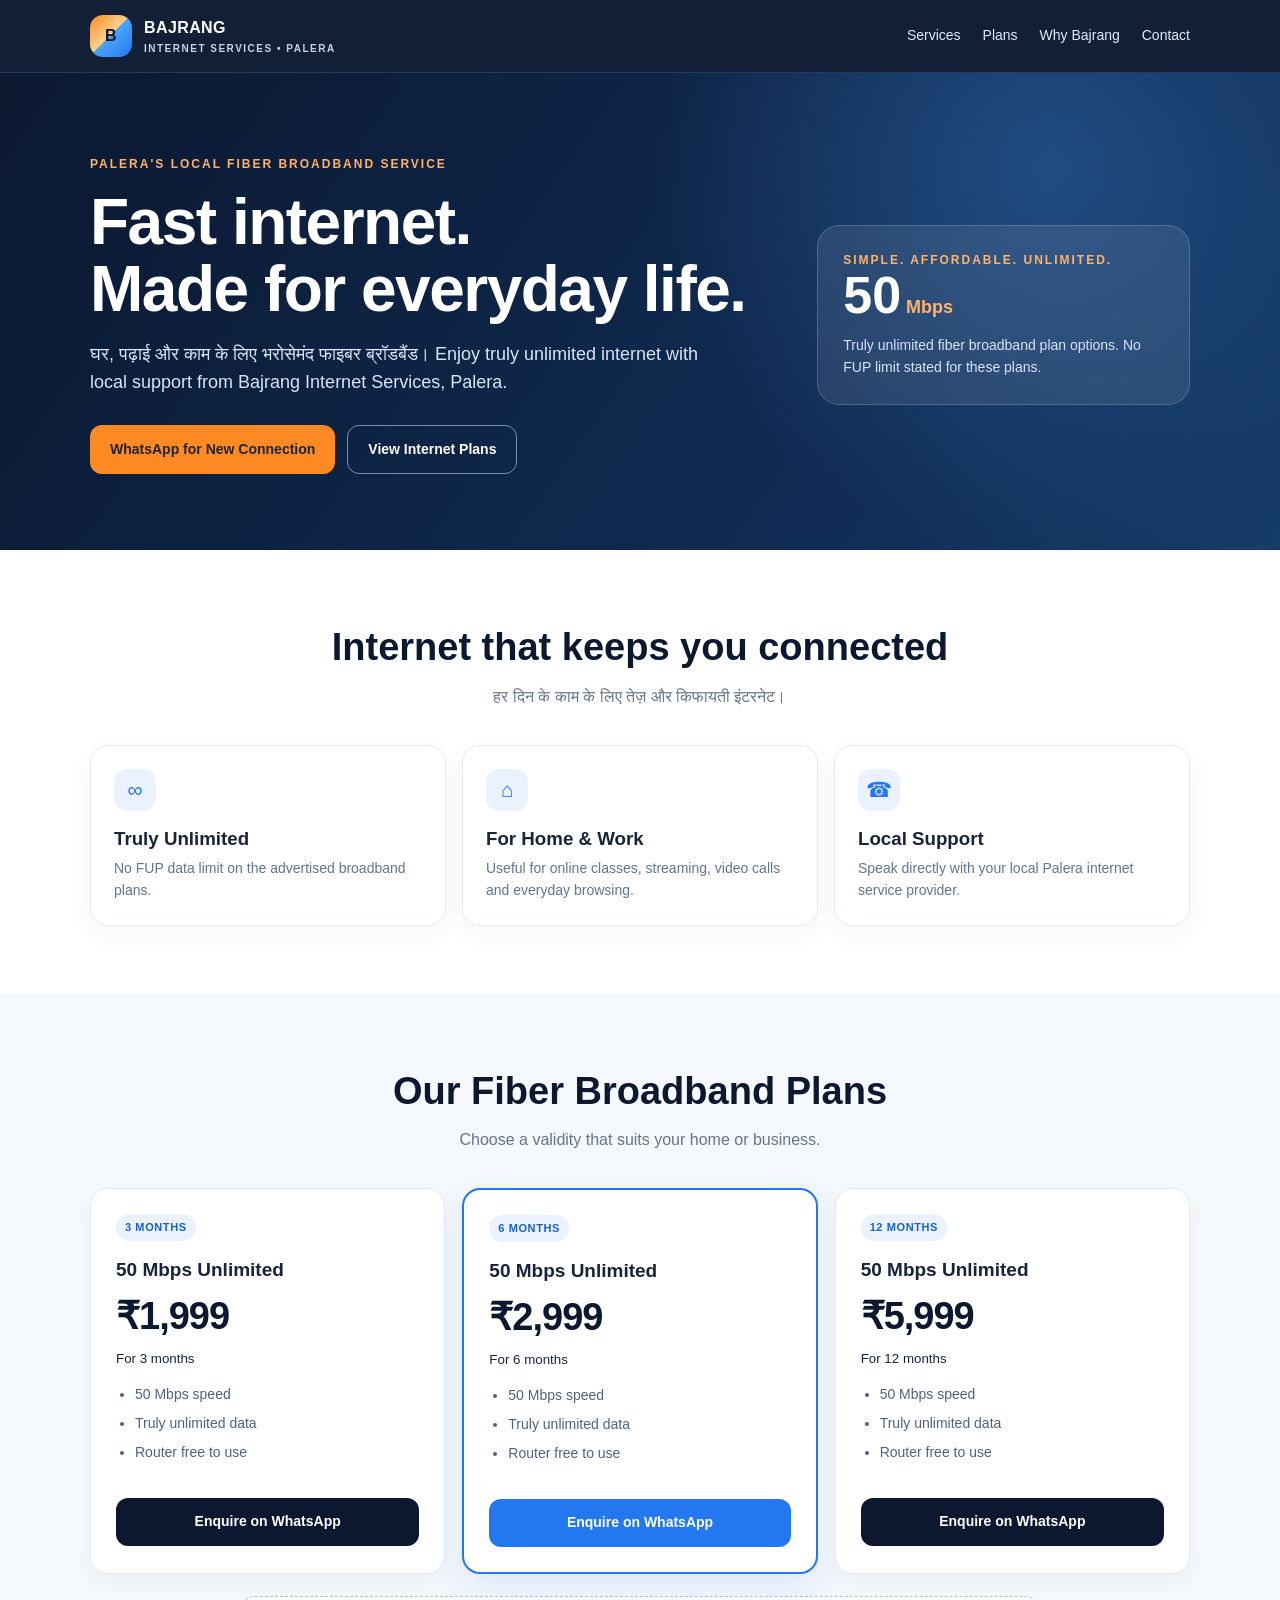
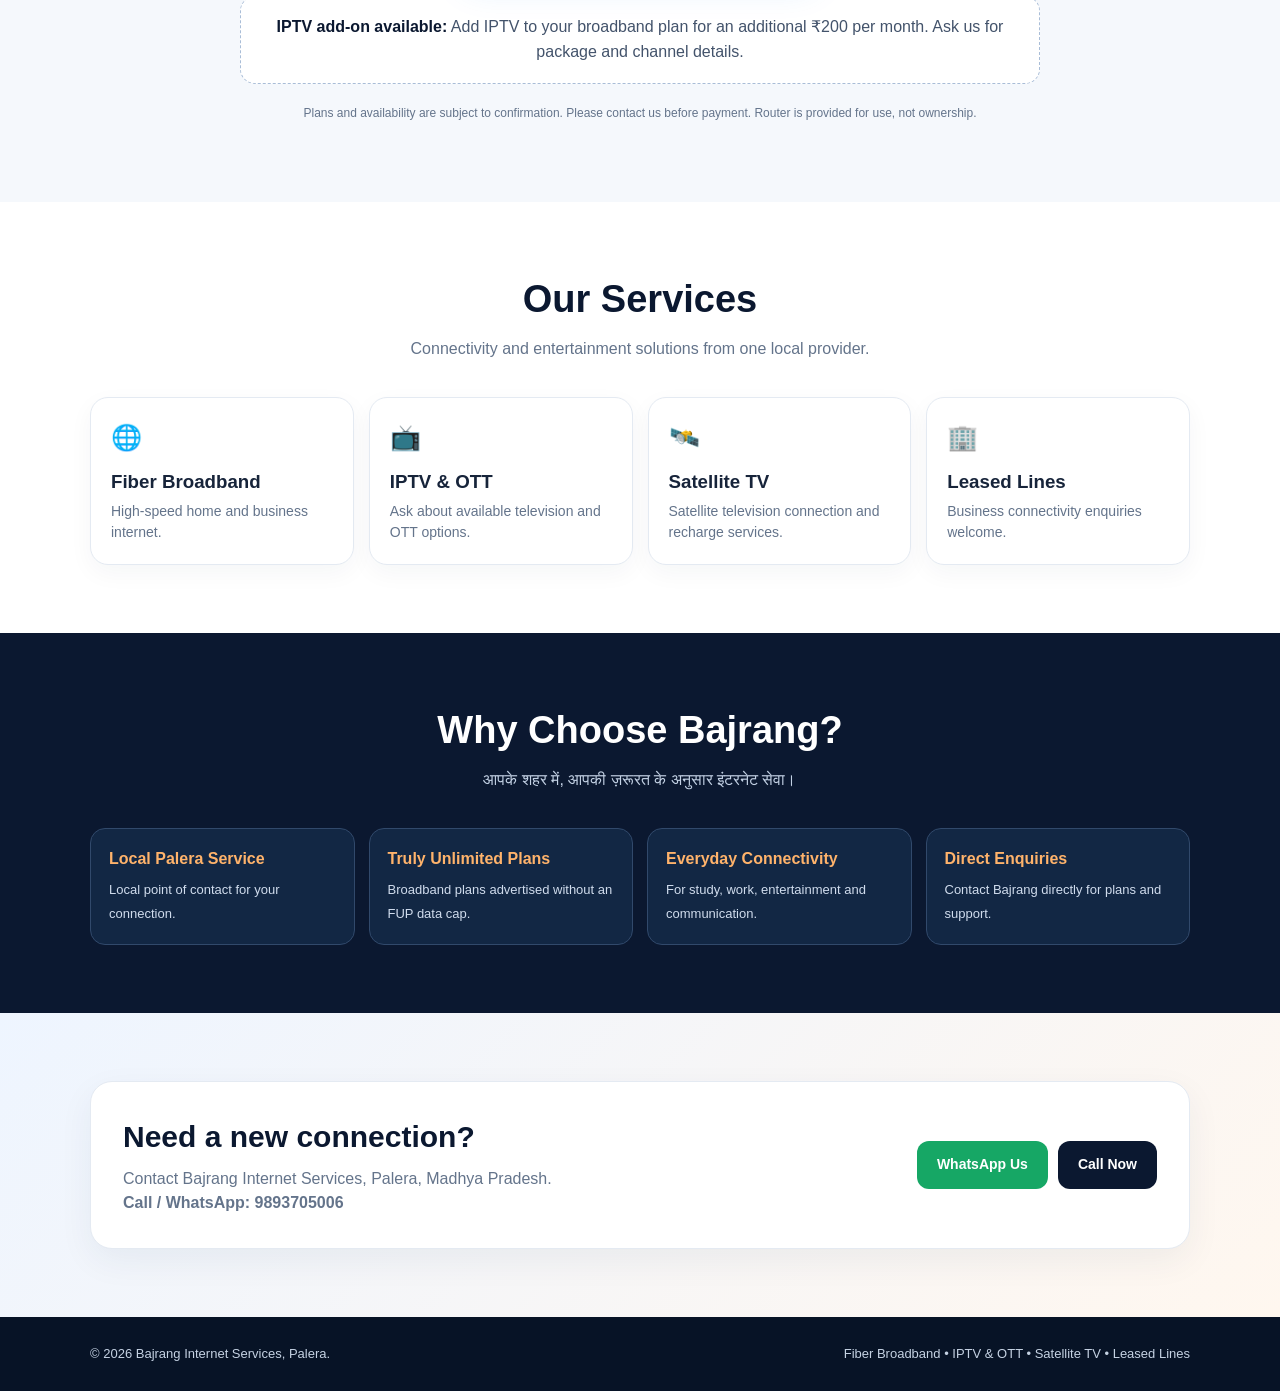
<file: bajrang_internet_websiteindex.html>
<!doctype html>
<html lang="en">
<head>
  <meta charset="utf-8">
  <meta name="viewport" content="width=device-width, initial-scale=1">
  <meta name="theme-color" content="#0b1830">
  <meta name="description" content="Bajrang Internet Services, Palera — truly unlimited fiber broadband, IPTV, satellite TV and business connectivity.">
  <title>Bajrang Internet Services | Palera</title>
  <style>
    :root{--navy:#0b1830;--navy2:#12294d;--blue:#2478ef;--orange:#ff8a24;--ink:#17243a;--muted:#64748b;--paper:#f5f8fc;--line:#e4eaf2}
    *{box-sizing:border-box} html{scroll-behavior:smooth} body{margin:0;font-family:Arial,Helvetica,sans-serif;color:var(--ink);background:#fff;line-height:1.55}
    a{color:inherit;text-decoration:none}.wrap{width:min(1100px,92%);margin:auto}
    header{background:rgba(11,24,48,.97);color:#fff;position:sticky;top:0;z-index:5;border-bottom:1px solid #263b5c}
    .nav{min-height:72px;display:flex;align-items:center;justify-content:space-between;gap:20px}.brand{display:flex;align-items:center;gap:12px;font-weight:800;letter-spacing:.4px}
    .mark{width:42px;height:42px;border-radius:13px;background:linear-gradient(135deg,var(--orange),#ffd08c 48%,#49a4ff 49%,var(--blue));display:grid;place-items:center;color:#07152c;font-weight:900}
    .brand small{display:block;font-size:10px;letter-spacing:1.5px;color:#c5d4ea;font-weight:600}.navlinks{display:flex;gap:22px;font-size:14px;color:#e4edfb}.navlinks a:hover{color:#ffb46e}
    .hero{background:radial-gradient(circle at 82% 20%,#214c82 0,transparent 35%),linear-gradient(125deg,var(--navy),#102d55 72%,#163c69);color:#fff;padding:82px 0 76px;overflow:hidden}
    .hero-grid{display:grid;grid-template-columns:1.3fr .7fr;align-items:center;gap:35px}.eyebrow{color:#ffb36b;text-transform:uppercase;letter-spacing:2px;font-size:12px;font-weight:800}
    h1{font-size:clamp(38px,6vw,64px);line-height:1.05;margin:15px 0 18px;letter-spacing:-1.5px}.hero p{font-size:18px;color:#d7e5f7;max-width:620px}
    .actions{display:flex;gap:12px;flex-wrap:wrap;margin-top:28px}.btn{display:inline-flex;align-items:center;justify-content:center;padding:13px 20px;border-radius:12px;font-weight:800;font-size:14px}.primary{background:var(--orange);color:#1b2433}.secondary{border:1px solid #7891b2;color:#fff}
    .hero-card{background:rgba(255,255,255,.09);border:1px solid rgba(255,255,255,.18);padding:25px;border-radius:22px;backdrop-filter:blur(8px)}
    .speed{font-size:52px;font-weight:900;line-height:1;color:#fff}.speed span{font-size:18px;color:#ffb36b}.hero-card p{font-size:14px;margin-bottom:0}
    section{padding:68px 0}.section-head{text-align:center;max-width:700px;margin:0 auto 35px}.section-head h2{font-size:clamp(28px,4vw,38px);margin:0 0 8px;color:var(--navy)}.section-head p{color:var(--muted);margin:0}
    .features{display:grid;grid-template-columns:repeat(3,1fr);gap:16px}.feature,.plan,.service{border:1px solid var(--line);border-radius:18px;padding:23px;background:#fff;box-shadow:0 8px 25px rgba(19,43,77,.045)}
    .feature .ico{width:42px;height:42px;border-radius:13px;background:#eaf2ff;color:var(--blue);display:grid;place-items:center;font-size:21px;margin-bottom:13px}.feature h3,.service h3{margin:0 0 5px}.feature p,.service p{margin:0;color:var(--muted);font-size:14px}
    #plans{background:var(--paper)}.plans{display:grid;grid-template-columns:repeat(3,1fr);gap:17px}.plan{position:relative;padding:25px}.plan.best{border:2px solid var(--blue);box-shadow:0 14px 35px rgba(36,120,239,.12)}.tag{display:inline-block;background:#eaf2ff;color:#1761c7;font-weight:800;font-size:11px;padding:5px 9px;border-radius:30px;text-transform:uppercase;letter-spacing:.6px}
    .plan h3{font-size:19px;margin:14px 0 2px}.price{font-size:38px;font-weight:900;color:var(--navy);letter-spacing:-1px}.price small{font-size:13px;color:var(--muted);font-weight:600;letter-spacing:0}.plan ul{padding-left:19px;color:#526178;font-size:14px;min-height:92px}.plan li{margin:7px 0}
    .plan .btn{width:100%;background:var(--navy);color:white;margin-top:8px}.plan.best .btn{background:var(--blue)}
    .addon{margin:22px auto 0;max-width:800px;background:#fff;border:1px dashed #a9bdd7;padding:18px 22px;border-radius:15px;text-align:center;color:#43536b}.addon strong{color:var(--navy)}
    .services{display:grid;grid-template-columns:repeat(4,1fr);gap:15px}.service{padding:20px}.service .ico{font-size:25px;margin-bottom:10px}
    .why{background:var(--navy);color:#fff}.why .section-head h2{color:#fff}.why .section-head p{color:#c3d1e4}.why-grid{display:grid;grid-template-columns:repeat(4,1fr);gap:14px}.why-item{padding:18px;border:1px solid #31496b;border-radius:15px;background:#122744}.why-item b{display:block;color:#ffb36b;margin-bottom:5px}.why-item span{font-size:13px;color:#d0dced}
    .contact{background:linear-gradient(135deg,#eef5ff,#fff7ef)}.contact-box{background:#fff;border:1px solid var(--line);border-radius:22px;padding:32px;display:flex;justify-content:space-between;align-items:center;gap:25px;box-shadow:0 12px 35px rgba(19,43,77,.06)}.contact-box h2{margin:0 0 6px;color:var(--navy);font-size:30px}.contact-box p{margin:0;color:var(--muted)}.contact-actions{display:flex;gap:10px;flex-wrap:wrap}.call{background:var(--navy);color:#fff}.wa{background:#16a765;color:#fff}
    footer{background:#071326;color:#c5d2e3;padding:27px 0;font-size:13px}.foot{display:flex;justify-content:space-between;gap:15px;flex-wrap:wrap}
    .note{font-size:12px;color:var(--muted);text-align:center;margin-top:20px}
    @media(max-width:800px){.navlinks{display:none}.hero-grid{grid-template-columns:1fr}.hero{padding:60px 0}.features,.plans{grid-template-columns:1fr}.services{grid-template-columns:repeat(2,1fr)}.why-grid{grid-template-columns:repeat(2,1fr)}.contact-box{display:block}.contact-actions{margin-top:20px}}
    @media(max-width:430px){section{padding:52px 0}.services,.why-grid{grid-template-columns:1fr 1fr}.contact-box{padding:24px}.brand{font-size:13px}.brand small{font-size:9px}}
  </style>
</head>
<body>
<header>
  <div class="wrap nav">
    <a class="brand" href="#home" aria-label="Bajrang Internet Services home">
      <span class="mark">B</span>
      <span>BAJRANG <small>INTERNET SERVICES • PALERA</small></span>
    </a>
    <nav class="navlinks" aria-label="Main navigation">
      <a href="#services">Services</a><a href="#plans">Plans</a><a href="#why">Why Bajrang</a><a href="#contact">Contact</a>
    </nav>
  </div>
</header>

<main id="home">
  <section class="hero">
    <div class="wrap hero-grid">
      <div>
        <div class="eyebrow">Palera's local fiber broadband service</div>
        <h1>Fast internet.<br>Made for everyday life.</h1>
        <p>घर, पढ़ाई और काम के लिए भरोसेमंद फाइबर ब्रॉडबैंड। Enjoy truly unlimited internet with local support from Bajrang Internet Services, Palera.</p>
        <div class="actions">
          <a class="btn primary" href="https://wa.me/919893705006?text=Namaste%2C%20mujhe%20Bajrang%20Internet%20ka%20new%20connection%20chahiye." target="_blank" rel="noopener">WhatsApp for New Connection</a>
          <a class="btn secondary" href="#plans">View Internet Plans</a>
        </div>
      </div>
      <div class="hero-card">
        <div class="eyebrow">Simple. Affordable. Unlimited.</div>
        <div class="speed">50<span> Mbps</span></div>
        <p>Truly unlimited fiber broadband plan options. No FUP limit stated for these plans.</p>
      </div>
    </div>
  </section>

  <section>
    <div class="wrap">
      <div class="section-head"><h2>Internet that keeps you connected</h2><p>हर दिन के काम के लिए तेज़ और किफायती इंटरनेट।</p></div>
      <div class="features">
        <article class="feature"><div class="ico">∞</div><h3>Truly Unlimited</h3><p>No FUP data limit on the advertised broadband plans.</p></article>
        <article class="feature"><div class="ico">⌂</div><h3>For Home & Work</h3><p>Useful for online classes, streaming, video calls and everyday browsing.</p></article>
        <article class="feature"><div class="ico">☎</div><h3>Local Support</h3><p>Speak directly with your local Palera internet service provider.</p></article>
      </div>
    </div>
  </section>

  <section id="plans">
    <div class="wrap">
      <div class="section-head"><h2>Our Fiber Broadband Plans</h2><p>Choose a validity that suits your home or business.</p></div>
      <div class="plans">
        <article class="plan">
          <span class="tag">3 Months</span><h3>50 Mbps Unlimited</h3>
          <div class="price">₹1,999</div><small>For 3 months</small>
          <ul><li>50 Mbps speed</li><li>Truly unlimited data</li><li>Router free to use</li></ul>
          <a class="btn" href="https://wa.me/919893705006?text=I%20want%20details%20for%20the%2050%20Mbps%203-month%20plan." target="_blank" rel="noopener">Enquire on WhatsApp</a>
        </article>
        <article class="plan best">
          <span class="tag">6 Months</span><h3>50 Mbps Unlimited</h3>
          <div class="price">₹2,999</div><small>For 6 months</small>
          <ul><li>50 Mbps speed</li><li>Truly unlimited data</li><li>Router free to use</li></ul>
          <a class="btn" href="https://wa.me/919893705006?text=I%20want%20details%20for%20the%2050%20Mbps%206-month%20plan." target="_blank" rel="noopener">Enquire on WhatsApp</a>
        </article>
        <article class="plan">
          <span class="tag">12 Months</span><h3>50 Mbps Unlimited</h3>
          <div class="price">₹5,999</div><small>For 12 months</small>
          <ul><li>50 Mbps speed</li><li>Truly unlimited data</li><li>Router free to use</li></ul>
          <a class="btn" href="https://wa.me/919893705006?text=I%20want%20details%20for%20the%2050%20Mbps%2012-month%20plan." target="_blank" rel="noopener">Enquire on WhatsApp</a>
        </article>
      </div>
      <div class="addon"><strong>IPTV add-on available:</strong> Add IPTV to your broadband plan for an additional ₹200 per month. Ask us for package and channel details.</div>
      <p class="note">Plans and availability are subject to confirmation. Please contact us before payment. Router is provided for use, not ownership.</p>
    </div>
  </section>

  <section id="services">
    <div class="wrap">
      <div class="section-head"><h2>Our Services</h2><p>Connectivity and entertainment solutions from one local provider.</p></div>
      <div class="services">
        <article class="service"><div class="ico">🌐</div><h3>Fiber Broadband</h3><p>High-speed home and business internet.</p></article>
        <article class="service"><div class="ico">📺</div><h3>IPTV & OTT</h3><p>Ask about available television and OTT options.</p></article>
        <article class="service"><div class="ico">🛰️</div><h3>Satellite TV</h3><p>Satellite television connection and recharge services.</p></article>
        <article class="service"><div class="ico">🏢</div><h3>Leased Lines</h3><p>Business connectivity enquiries welcome.</p></article>
      </div>
    </div>
  </section>

  <section class="why" id="why">
    <div class="wrap">
      <div class="section-head"><h2>Why Choose Bajrang?</h2><p>आपके शहर में, आपकी ज़रूरत के अनुसार इंटरनेट सेवा।</p></div>
      <div class="why-grid">
        <div class="why-item"><b>Local Palera Service</b><span>Local point of contact for your connection.</span></div>
        <div class="why-item"><b>Truly Unlimited Plans</b><span>Broadband plans advertised without an FUP data cap.</span></div>
        <div class="why-item"><b>Everyday Connectivity</b><span>For study, work, entertainment and communication.</span></div>
        <div class="why-item"><b>Direct Enquiries</b><span>Contact Bajrang directly for plans and support.</span></div>
      </div>
    </div>
  </section>

  <section class="contact" id="contact">
    <div class="wrap">
      <div class="contact-box">
        <div><h2>Need a new connection?</h2><p>Contact Bajrang Internet Services, Palera, Madhya Pradesh.</p><p><strong>Call / WhatsApp: 9893705006</strong></p></div>
        <div class="contact-actions">
          <a class="btn wa" href="https://wa.me/919893705006?text=Namaste%2C%20mujhe%20Bajrang%20Internet%20Services%20ke%20plans%20ki%20jankari%20chahiye." target="_blank" rel="noopener">WhatsApp Us</a>
          <a class="btn call" href="tel:+919893705006">Call Now</a>
        </div>
      </div>
    </div>
  </section>
</main>

<footer>
  <div class="wrap foot"><span>© <span id="year">2026</span> Bajrang Internet Services, Palera.</span><span>Fiber Broadband • IPTV & OTT • Satellite TV • Leased Lines</span></div>
</footer>
</body>
</html>
</file>
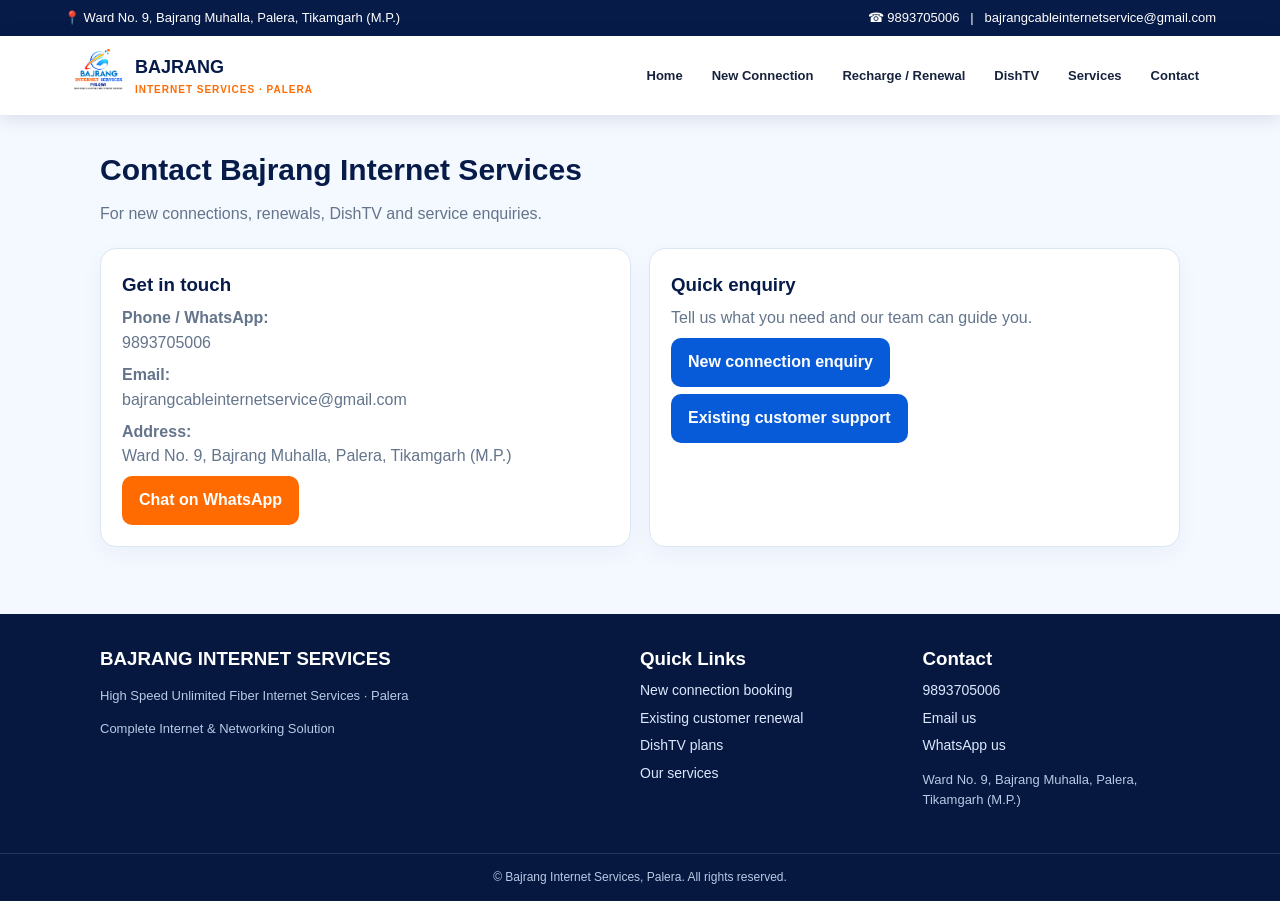
<file: contact.html>
<!doctype html><html lang="en"><head><meta charset="utf-8"><meta name="viewport" content="width=device-width, initial-scale=1"><meta name="description" content="Bajrang Internet Services Palera - fiber broadband, IPTV, OTT and satellite TV"><title>Contact | Bajrang Internet Services</title><link rel="stylesheet" href="style.css"><script defer src="script.js"></script></head><body>
<div class="topbar"><span>📍 Ward No. 9, Bajrang Muhalla, Palera, Tikamgarh (M.P.)</span><span>☎ 9893705006 &nbsp; | &nbsp; bajrangcableinternetservice@gmail.com</span></div>
<header><div class="navwrap"><a class="brand" href="index.html"><img src="logo.png" alt="Bajrang logo" onerror="this.style.display='none'"><span>BAJRANG <small>INTERNET SERVICES · PALERA</small></span></a><button class="menu-btn" onclick="toggleMenu()" aria-label="Open menu">☰</button><nav>
<a href="index.html">Home</a><a href="new-connection.html">New Connection</a><a href="renewal.html">Recharge / Renewal</a><a href="dishtv.html">DishTV</a><a href="services.html">Services</a><a href="contact.html">Contact</a></nav></div></header>

<main class="container"><h2>Contact Bajrang Internet Services</h2><p class="section-intro">For new connections, renewals, DishTV and service enquiries.</p><div class="grid two">
<div class="card"><h3>Get in touch</h3><p><strong>Phone / WhatsApp:</strong><br><a href="tel:9893705006">9893705006</a></p><p><strong>Email:</strong><br><a href="mailto:bajrangcableinternetservice@gmail.com">bajrangcableinternetservice@gmail.com</a></p><p><strong>Address:</strong><br>Ward No. 9, Bajrang Muhalla, Palera, Tikamgarh (M.P.)</p><a class="btn" href="https://wa.me/919893705006">Chat on WhatsApp</a></div>
<div class="card"><h3>Quick enquiry</h3><p>Tell us what you need and our team can guide you.</p><a class="btn blue" href="https://wa.me/919893705006?text=I%20want%20to%20enquire%20about%20a%20new%20fiber%20connection">New connection enquiry</a><p></p><a class="btn blue" href="https://wa.me/919893705006?text=I%20want%20help%20with%20my%20existing%20connection%20renewal">Existing customer support</a></div></div></main>

<footer><div class="footer-inner"><div><h3>BAJRANG INTERNET SERVICES</h3><p>High Speed Unlimited Fiber Internet Services · Palera</p><p>Complete Internet & Networking Solution</p></div><div><h3>Quick Links</h3><a href="new-connection.html">New connection booking</a><a href="renewal.html">Existing customer renewal</a><a href="dishtv.html">DishTV plans</a><a href="services.html">Our services</a></div><div><h3>Contact</h3><a href="tel:9893705006">9893705006</a><a href="mailto:bajrangcableinternetservice@gmail.com">Email us</a><a href="https://wa.me/919893705006">WhatsApp us</a><p>Ward No. 9, Bajrang Muhalla, Palera, Tikamgarh (M.P.)</p></div></div><div class="copyright">© Bajrang Internet Services, Palera. All rights reserved.</div></footer>
</body></html>
</file>
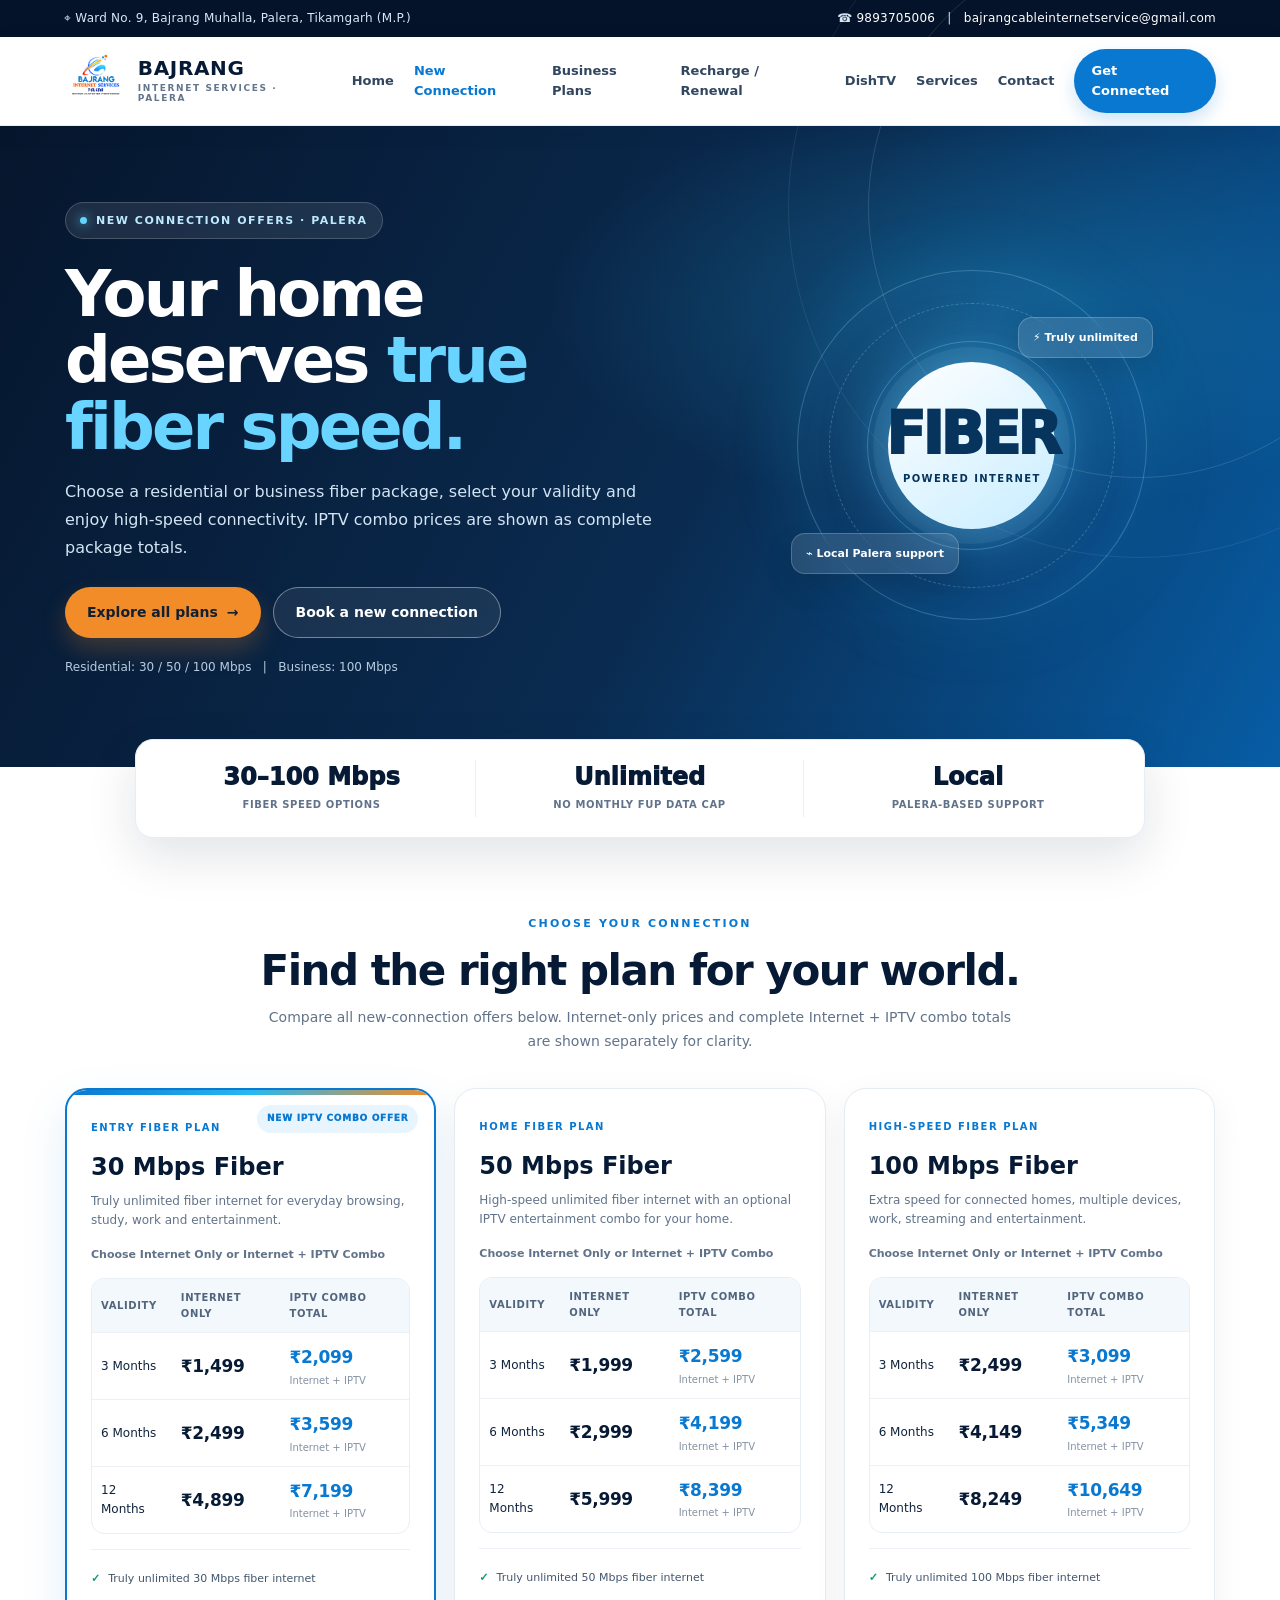
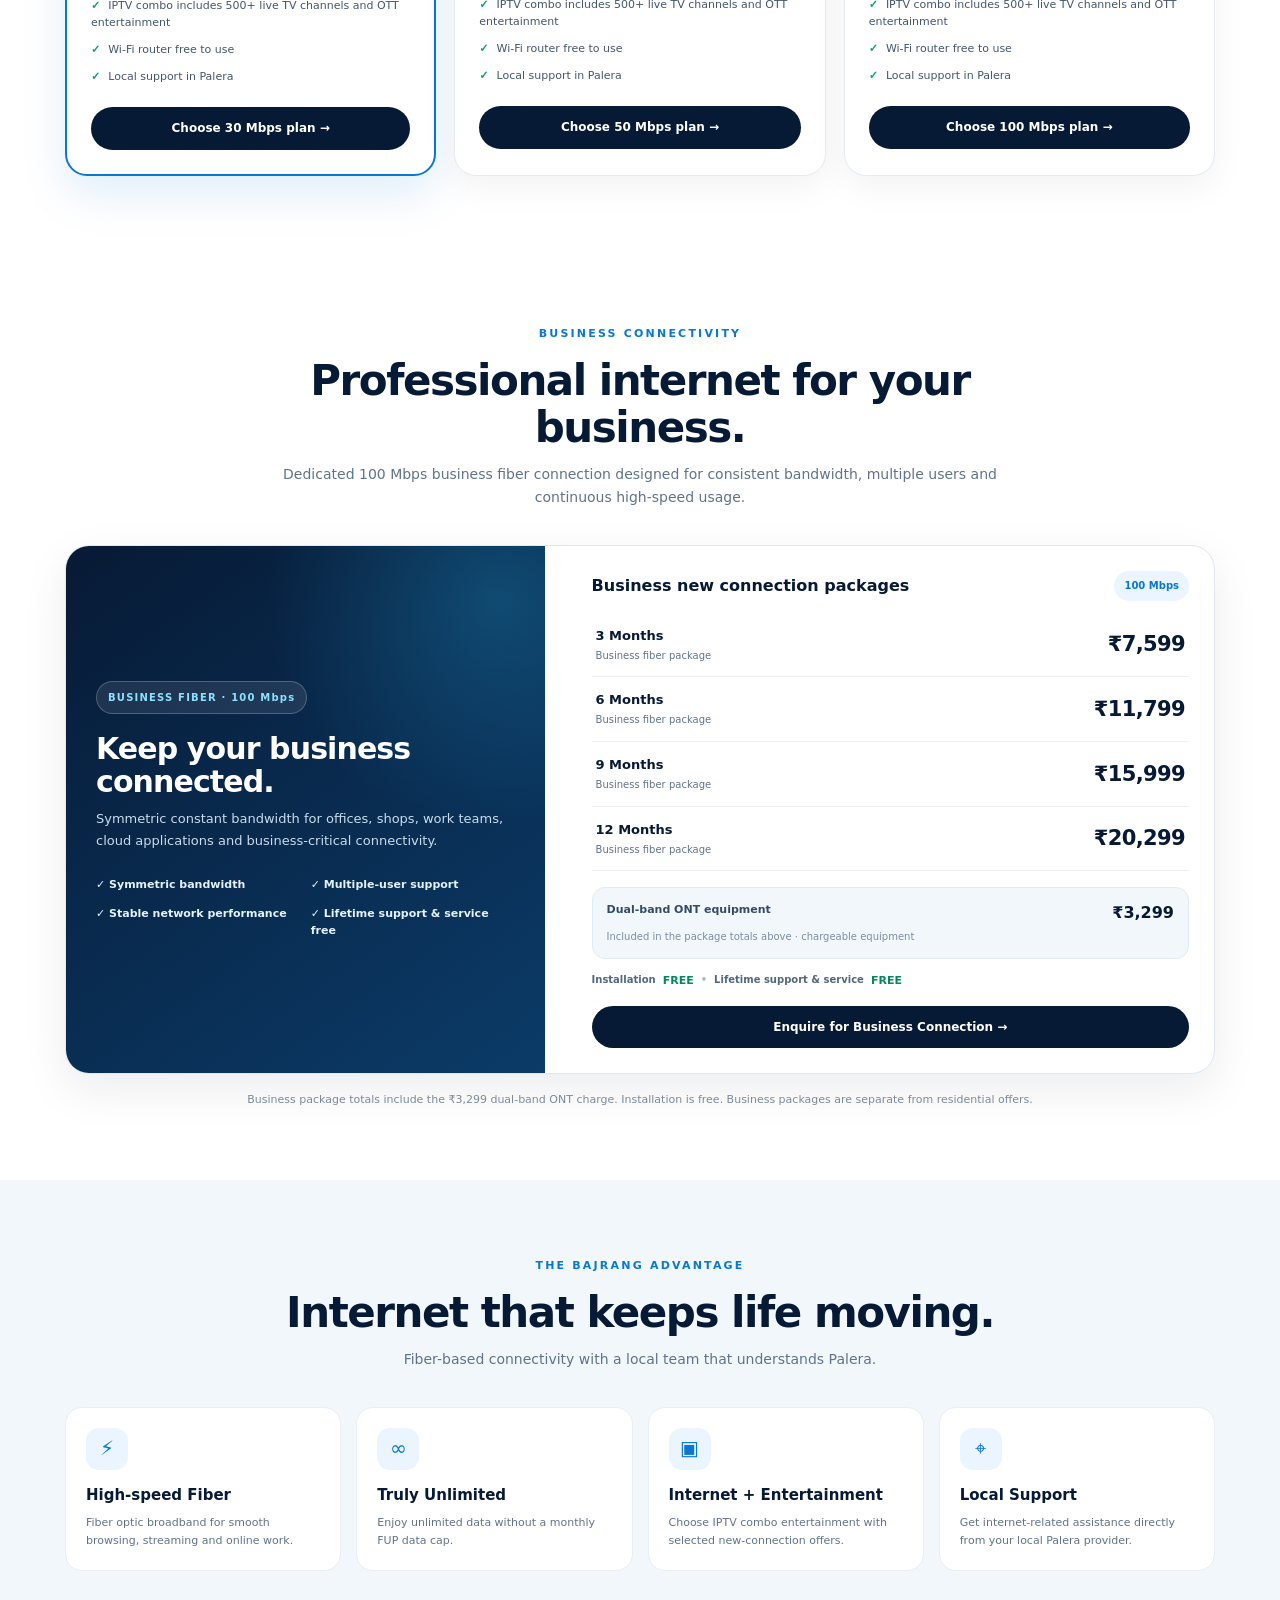
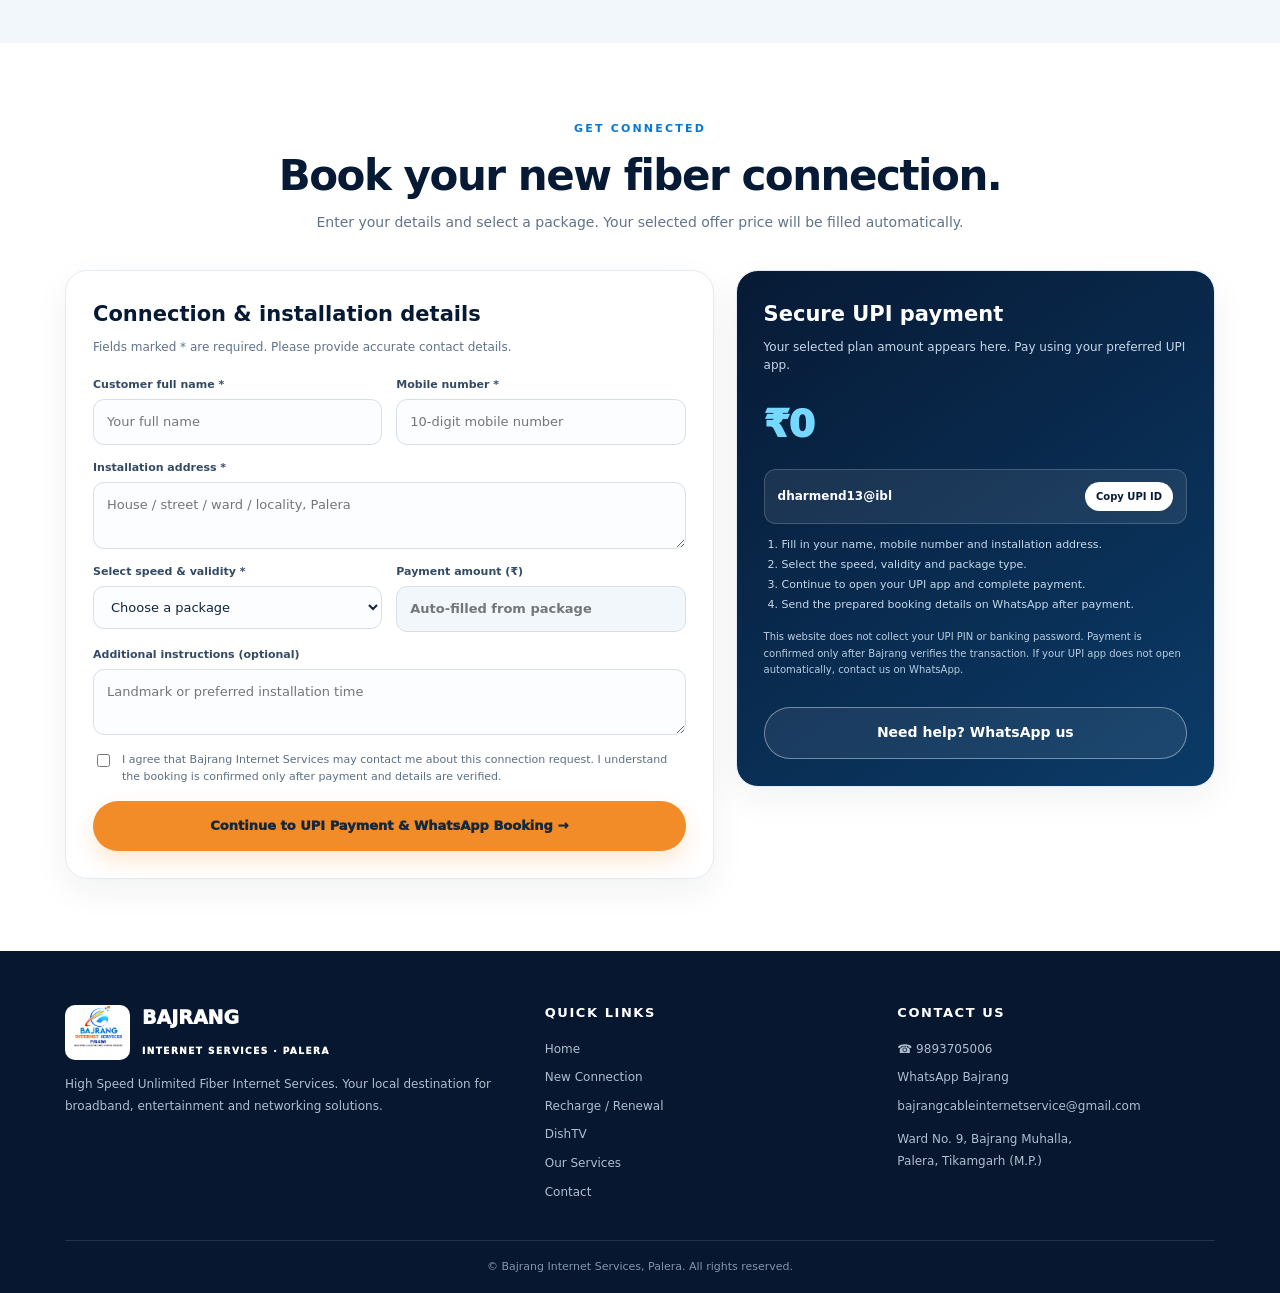
<file: new-connection.html>
<!doctype html>
<html lang="en">
<head>
<meta charset="utf-8">
<meta name="viewport" content="width=device-width, initial-scale=1">
<meta name="theme-color" content="#071a35">
<meta name="description" content="Explore residential fiber broadband, IPTV combo and 100 Mbps business fiber connection offers from Bajrang Internet Services, Palera.">
<title>New Connection Plans | Bajrang Internet Services Palera</title>
<style>
:root{--navy:#071a35;--navy2:#0b2b50;--blue:#0878d1;--cyan:#27b8f2;--orange:#f28c28;--ink:#10243d;--muted:#61738a;--pale:#f2f7fc;--line:#e4ebf3;--shadow:0 18px 50px rgba(7,26,53,.12)}
*{box-sizing:border-box}
html{scroll-behavior:smooth}
body{margin:0;background:#fff;color:var(--ink);font-family:Inter,ui-sans-serif,system-ui,-apple-system,"Segoe UI",Arial,sans-serif;line-height:1.55}
a{text-decoration:none;color:inherit}
button,input,select,textarea{font:inherit}
.premium-shell{overflow:hidden}
.premium-topbar{background:#041329;color:#d8e8f8;padding:9px 5%;display:flex;justify-content:space-between;gap:12px;flex-wrap:wrap;font-size:12px;letter-spacing:.02em}
.premium-topbar a{color:#fff}
.premium-header{position:sticky;top:0;z-index:1000;background:rgba(255,255,255,.96);backdrop-filter:blur(14px);border-bottom:1px solid #e8eef5;box-shadow:0 5px 24px rgba(7,26,53,.05)}
.premium-navwrap{max-width:1200px;margin:auto;min-height:82px;padding:12px 24px;display:flex;align-items:center;justify-content:space-between;gap:22px;position:relative}
.premium-brand{display:flex;align-items:center;gap:12px;color:var(--navy);font-weight:900;letter-spacing:.04em;line-height:1.05}
.premium-brand img{width:62px;height:54px;object-fit:contain}
.premium-brand span{font-size:20px}
.premium-brand small{display:block;margin-top:5px;font-size:9px;letter-spacing:.18em;color:#62758b;font-weight:800}
.premium-menu-btn{display:none;border:0;background:var(--navy);color:#fff;border-radius:12px;padding:10px 14px;font-size:22px;cursor:pointer}
.premium-nav{display:flex;align-items:center;gap:20px}
.premium-nav a{color:#31465f;font-size:13px;font-weight:750;transition:color .2s}
.premium-nav a:hover,.premium-nav a.active{color:var(--blue)}
.premium-nav .nav-cta{background:var(--blue);color:#fff;padding:12px 17px;border-radius:999px;box-shadow:0 8px 18px rgba(8,120,209,.2)}
.premium-nav .nav-cta:hover{background:var(--navy);color:#fff}
.premium-hero{position:relative;isolation:isolate;background:radial-gradient(ellipse at 78% 28%,rgba(39,184,242,.27),transparent 32%),linear-gradient(118deg,#06162d 0%,#0a2b50 55%,#075da5 100%);color:#fff;padding:76px 24px 78px}
.premium-hero:before,.premium-hero:after{content:"";position:absolute;z-index:-1;border:1px solid rgba(255,255,255,.13);border-radius:50%;width:540px;height:540px;right:-130px;top:-190px}
.premium-hero:after{width:700px;height:700px;right:-210px;top:-270px;border-color:rgba(255,255,255,.08)}
.premium-hero-inner{max-width:1150px;margin:auto;display:grid;grid-template-columns:1.12fr .88fr;align-items:center;gap:45px}
.premium-eyebrow{display:inline-flex;align-items:center;gap:9px;color:#bdeaff;background:rgba(255,255,255,.09);border:1px solid rgba(255,255,255,.18);border-radius:999px;padding:9px 14px;font-size:11px;font-weight:800;letter-spacing:.14em;text-transform:uppercase}
.premium-eyebrow:before{content:"";width:7px;height:7px;border-radius:50%;background:#62d5ff;box-shadow:0 0 12px #62d5ff}
.premium-hero h1{font-size:clamp(38px,5.3vw,64px);line-height:1.04;letter-spacing:-.045em;margin:22px 0 17px;max-width:700px;color:#fff}
.premium-hero h1 em{font-style:normal;color:#69d4ff}
.premium-hero-copy{font-size:16px;line-height:1.75;color:#d3e5f5;max-width:610px;margin:0 0 25px}
.premium-actions{display:flex;gap:12px;flex-wrap:wrap}
.premium-btn{display:inline-flex;align-items:center;justify-content:center;gap:9px;border:0;border-radius:999px;padding:14px 22px;font-size:14px;font-weight:850;cursor:pointer;transition:transform .2s,box-shadow .2s,background .2s}
.premium-btn:hover{transform:translateY(-3px)}
.premium-btn-primary{background:var(--orange);color:#111f31;box-shadow:0 12px 25px rgba(242,140,40,.23)}
.premium-btn-primary:hover{background:#ffa646}
.premium-btn-light{border:1px solid rgba(255,255,255,.4);color:#fff;background:rgba(255,255,255,.07)}
.premium-hero-note{margin-top:20px;color:#b7cce0;font-size:12px}
.hero-visual{min-height:300px;display:flex;align-items:center;justify-content:center;position:relative}
.orbit{width:min(100%,350px);aspect-ratio:1;border-radius:50%;border:1px solid rgba(160,224,255,.28);display:flex;align-items:center;justify-content:center;position:relative;background:radial-gradient(circle,rgba(54,177,244,.19),rgba(255,255,255,.025) 55%,transparent 70%);box-shadow:inset 0 0 65px rgba(52,178,245,.13),0 0 75px rgba(39,184,242,.13)}
.orbit:before,.orbit:after{content:"";position:absolute;inset:9%;border:1px dashed rgba(164,222,255,.28);border-radius:50%;animation:spin 32s linear infinite}
.orbit:after{inset:20%;border-style:solid;animation-direction:reverse;animation-duration:24s}
.signal-core{width:48%;aspect-ratio:1;border-radius:50%;display:flex;flex-direction:column;align-items:center;justify-content:center;text-align:center;background:linear-gradient(145deg,#fff,#c8edff);color:#07345c;box-shadow:0 0 0 15px rgba(255,255,255,.06),0 0 60px rgba(68,198,255,.5)}
.signal-core strong{font-size:clamp(42px,5vw,58px);line-height:1;font-weight:950;letter-spacing:-.06em}
.signal-core span{font-size:10px;font-weight:900;letter-spacing:.14em;margin-top:8px}
.float-chip{position:absolute;background:rgba(255,255,255,.12);border:1px solid rgba(255,255,255,.2);backdrop-filter:blur(12px);padding:11px 14px;border-radius:14px;color:#fff;font-size:11px;font-weight:800;box-shadow:0 12px 30px rgba(0,0,0,.12)}
.float-chip.one{top:13%;right:-2%}.float-chip.two{bottom:13%;left:-2%}
@keyframes spin{to{transform:rotate(360deg)}}
.proof{position:relative;z-index:2;max-width:1050px;margin:-28px auto 0;padding:0 20px}
.proof-inner{background:#fff;border:1px solid #e6edf5;border-radius:18px;box-shadow:var(--shadow);display:grid;grid-template-columns:repeat(3,1fr);padding:20px 12px}
.proof-item{text-align:center;padding:4px 14px;border-right:1px solid #e9eff5}
.proof-item:last-child{border:0}
.proof-item strong{display:block;font-size:24px;line-height:1.15;color:var(--navy);font-weight:950}
.proof-item span{display:block;margin-top:6px;font-size:10px;color:var(--muted);font-weight:750;letter-spacing:.06em}
.section{padding:72px 24px}
.section-inner{max-width:1150px;margin:auto}
.section-head{text-align:center;max-width:760px;margin:0 auto 35px}
.label{color:var(--blue);font-size:11px;font-weight:900;letter-spacing:.2em;text-transform:uppercase}
.section h2{font-size:clamp(28px,4vw,42px);line-height:1.12;letter-spacing:-.035em;color:var(--navy);margin:12px 0}
.section-head p{color:var(--muted);font-size:14px;line-height:1.7;margin:0}
.plan-grid{display:grid;grid-template-columns:repeat(3,1fr);gap:18px;align-items:stretch}
.plan-card{position:relative;border:1px solid var(--line);border-radius:22px;padding:24px;background:#fff;box-shadow:0 10px 35px rgba(7,26,53,.055);transition:transform .25s,box-shadow .25s;overflow:hidden}
.plan-card:hover{transform:translateY(-6px);box-shadow:var(--shadow)}
.plan-card.featured{border:2px solid var(--blue);box-shadow:0 18px 45px rgba(8,120,209,.13)}
.plan-card.featured:before{content:"";position:absolute;inset:0 0 auto;height:5px;background:linear-gradient(90deg,var(--blue),var(--cyan),var(--orange))}
.popular{position:absolute;right:16px;top:15px;background:#e8f5ff;color:var(--blue);border-radius:999px;padding:7px 10px;font-size:9px;font-weight:950;letter-spacing:.08em}
.plan-type{font-size:10px;font-weight:900;color:var(--blue);letter-spacing:.15em;text-transform:uppercase}
.plan-card h3{font-size:24px;color:var(--navy);margin:10px 0 6px}
.plan-desc{font-size:12px;color:var(--muted);line-height:1.55;min-height:38px;margin:0 0 16px}
.monthly{font-size:11px;color:var(--muted);font-weight:750;margin-bottom:15px}
.price-table{width:100%;border-collapse:separate;border-spacing:0;border:1px solid #e8eef5;border-radius:13px;overflow:hidden}
.price-table th,.price-table td{padding:11px 9px;text-align:left;border-bottom:1px solid #edf1f6;font-size:12px}
.price-table th{background:#f3f8fd;color:#51657d;font-size:10px;letter-spacing:.06em;text-transform:uppercase}
.price-table tr:last-child td{border-bottom:0}
.price-table td strong{display:block;color:var(--navy);font-size:17px;letter-spacing:-.02em}
.price-table td small{display:block;color:#8492a3;font-size:10px;margin-top:2px}
.combo-price{color:#0878d1!important}
.plan-perks{list-style:none;padding:15px 0 0;margin:15px 0 0;border-top:1px solid #edf1f6}
.plan-perks li{padding:5px 0;color:#43566d;font-size:11px}
.plan-perks li:before{content:"✓";color:#0b9b72;font-weight:950;margin-right:8px}
.card-cta{display:block;text-align:center;margin-top:17px;padding:12px 15px;border-radius:999px;background:var(--navy);color:#fff;font-size:12px;font-weight:850;transition:background .2s}
.card-cta:hover{background:var(--blue)}
.addon-band{margin-top:24px;padding:22px 25px;border:1px solid #dceaf7;border-radius:18px;background:linear-gradient(110deg,#f5faff,#fff 60%,#fff8f0);display:flex;align-items:center;justify-content:space-between;gap:18px;flex-wrap:wrap}
.addon-band strong{display:block;color:var(--navy);font-size:16px}
.addon-band p{margin:5px 0 0;color:var(--muted);font-size:12px}
.addon-price{font-size:24px;font-weight:950;color:var(--blue);white-space:nowrap}
.addon-price small{font-size:11px;color:var(--muted);font-weight:700}
.feature-band{background:var(--pale)}
.feature-grid{display:grid;grid-template-columns:repeat(4,1fr);gap:15px}
.feature{background:#fff;border:1px solid #e7eef6;border-radius:17px;padding:20px;min-height:160px}
.feature-icon{width:42px;height:42px;border-radius:13px;background:#eaf5ff;color:var(--blue);display:flex;align-items:center;justify-content:center;font-size:20px;margin-bottom:14px}
.feature h3{font-size:15px;color:var(--navy);margin:0 0 7px}
.feature p{font-size:11px;line-height:1.65;color:var(--muted);margin:0}
.booking-wrap{display:grid;grid-template-columns:1.15fr .85fr;gap:22px;align-items:start}
.booking-card,.payment-card{background:#fff;border:1px solid var(--line);border-radius:22px;padding:27px;box-shadow:0 12px 35px rgba(7,26,53,.06)}
.booking-card h3,.payment-card h3{font-size:21px;color:var(--navy);margin:0 0 7px}
.booking-card>p,.payment-card>p{font-size:12px;color:var(--muted);margin:0 0 20px}
.form-grid{display:grid;grid-template-columns:1fr 1fr;gap:14px}
.field{display:flex;flex-direction:column;gap:6px}
.field.full{grid-column:1/-1}
.field label{font-size:11px;font-weight:850;color:#334a64}
.field input,.field select,.field textarea{width:100%;border:1px solid #d5e0ec;border-radius:11px;padding:12px 13px;background:#fbfdff;color:var(--ink);font-size:13px;outline:none}
.field input:focus,.field select:focus,.field textarea:focus{border-color:var(--blue);box-shadow:0 0 0 3px rgba(8,120,209,.1)}
.field input[readonly]{background:#f2f7fc;font-weight:900;color:var(--navy)}
.consent{display:flex;gap:9px;align-items:flex-start;margin:16px 0;color:#5b6f84;font-size:11px;line-height:1.55}
.consent input{margin-top:3px;accent-color:var(--blue)}
.submit-btn{width:100%;border:0;border-radius:999px;background:var(--orange);color:#18283b;padding:15px 18px;font-size:13px;font-weight:950;cursor:pointer;box-shadow:0 10px 22px rgba(242,140,40,.2)}
.submit-btn:hover{background:#ffa646}
.payment-card{background:linear-gradient(145deg,#071a35,#0b3b68);color:#fff;position:sticky;top:112px}
.payment-card h3{color:#fff}
.payment-card>p{color:#c5d8e9}
.payment-amount{font-size:38px;font-weight:950;letter-spacing:-.04em;color:#75d9ff;margin:15px 0}
.upi-box{display:flex;align-items:center;justify-content:space-between;gap:10px;padding:12px 13px;border:1px solid rgba(255,255,255,.18);background:rgba(255,255,255,.08);border-radius:12px;font-size:12px;font-weight:800}
.copy-btn{border:0;border-radius:999px;padding:7px 11px;background:#fff;color:var(--navy);font-size:10px;font-weight:900;cursor:pointer}
.payment-note{font-size:10px!important;line-height:1.65;color:#b8cde0!important;margin-top:15px!important}
.steps{padding-left:18px;color:#c5d8e9;font-size:11px;line-height:1.8}
.status{display:none;margin-top:12px;padding:11px 13px;border-radius:10px;background:#e9f8f1;color:#126b4a;font-size:12px}
.status.show{display:block}
.footer{background:#06172f;color:#d3e2f1;padding:52px 24px 18px}
.footer-inner{max-width:1150px;margin:auto;display:grid;grid-template-columns:1.4fr 1fr 1fr;gap:35px}
.footer h3{color:#fff;font-size:13px;letter-spacing:.12em;margin:0 0 15px}
.footer p,.footer a{color:#aebfd1;font-size:12px;line-height:1.8}
.footer a{display:block;margin:7px 0}
.footer a:hover{color:#fff}
.footer-brand{display:flex;align-items:center;gap:12px;color:#fff;font-weight:950;font-size:19px}
.footer-brand img{width:65px;height:55px;object-fit:contain;background:#fff;border-radius:10px}
.copyright{max-width:1150px;margin:30px auto 0;border-top:1px solid rgba(255,255,255,.12);padding-top:17px;text-align:center;color:#8296ab;font-size:11px}

.business-panel{display:grid;grid-template-columns:.85fr 1.15fr;gap:22px;border:1px solid #dce8f4;border-radius:24px;overflow:hidden;background:#fff;box-shadow:0 16px 45px rgba(7,26,53,.08)}
.business-intro{padding:30px;background:radial-gradient(circle at 90% 10%,rgba(39,184,242,.24),transparent 36%),linear-gradient(145deg,#071a35,#0b3b68);color:#fff;display:flex;flex-direction:column;justify-content:center}
.business-tag{display:inline-flex;align-self:flex-start;padding:8px 11px;border:1px solid rgba(255,255,255,.22);background:rgba(255,255,255,.09);border-radius:999px;color:#8fe0ff;font-size:10px;font-weight:900;letter-spacing:.12em}
.business-intro h3{font-size:30px;line-height:1.1;letter-spacing:-.03em;margin:18px 0 10px;color:#fff}
.business-intro p{font-size:13px;line-height:1.7;color:#c9dced;margin:0}
.business-highlights{display:grid;grid-template-columns:1fr 1fr;gap:11px;margin-top:24px}
.business-highlights span{font-size:11px;color:#e4f2ff;font-weight:750}
.business-pricing{padding:25px}
.business-price-heading{display:flex;align-items:center;justify-content:space-between;gap:10px;margin-bottom:12px;color:var(--navy)}
.business-price-heading strong{font-size:16px}
.business-price-heading span{font-size:10px;font-weight:900;color:var(--blue);background:#eaf5ff;border-radius:999px;padding:7px 10px}
.business-price-row{display:flex;align-items:center;justify-content:space-between;gap:12px;padding:13px 4px;border-bottom:1px solid #edf1f6}
.business-price-row b{display:block;color:var(--navy);font-size:13px}
.business-price-row small{display:block;color:var(--muted);font-size:10px;margin-top:2px}
.business-price-row>strong{font-size:21px;color:var(--navy);letter-spacing:-.03em}
.business-equipment{display:grid;grid-template-columns:1fr auto;gap:3px 12px;margin-top:16px;padding:13px 14px;background:#f2f7fc;border:1px solid #e1ebf5;border-radius:13px}
.business-equipment span{font-size:11px;font-weight:850;color:#344b65}
.business-equipment strong{font-size:16px;color:var(--navy)}
.business-equipment small{grid-column:1/-1;color:#7b8da1;font-size:10px}
.business-included{display:flex;align-items:center;gap:7px;flex-wrap:wrap;margin-top:13px;font-size:10px;color:#52677f;font-weight:800}
.business-included b{color:#07865e;font-size:11px}
.business-dot{color:#a8b6c5}
@media(max-width:760px){.business-panel{grid-template-columns:1fr}.business-intro{padding:25px}.business-pricing{padding:20px}}
@media(max-width:420px){.business-highlights{grid-template-columns:1fr}.business-price-row>strong{font-size:19px}}

@media(max-width:900px){.premium-hero-inner{grid-template-columns:1fr;gap:15px}.hero-visual{min-height:245px}.orbit{width:min(65vw,290px)}.plan-grid{grid-template-columns:1fr 1fr}.plan-card:last-child{grid-column:1/-1}.feature-grid{grid-template-columns:repeat(2,1fr)}.booking-wrap{grid-template-columns:1fr}.payment-card{position:static}.premium-nav{gap:12px}.premium-nav a{font-size:11px}}
@media(max-width:680px){
.premium-topbar{justify-content:center;text-align:center;font-size:10px;padding:8px 12px}
.premium-navwrap{min-height:70px;padding:10px 16px}.premium-brand img{width:51px;height:47px}.premium-brand span{font-size:16px}
.premium-menu-btn{display:block}.premium-nav{display:none;position:absolute;top:100%;left:0;right:0;background:#fff;padding:12px 20px 20px;box-shadow:0 15px 20px rgba(7,26,53,.12);flex-direction:column;align-items:stretch;gap:0}
.premium-nav.open{display:flex}.premium-nav a{padding:13px 5px;border-bottom:1px solid #edf1f6;font-size:14px}.premium-nav .nav-cta{text-align:center;margin-top:10px;border:0}
.premium-hero{padding:52px 20px 62px}.premium-hero h1{font-size:41px}.premium-hero-copy{font-size:14px}.hero-visual{min-height:220px}.orbit{width:min(72vw,270px)}.float-chip{font-size:9px;padding:8px 10px}
.proof-inner{grid-template-columns:1fr;padding:8px 14px}.proof-item{border-right:0;border-bottom:1px solid #edf1f6;padding:12px}.proof-item:last-child{border-bottom:0}
.section{padding:58px 16px}.plan-grid{grid-template-columns:1fr}.plan-card:last-child{grid-column:auto}.plan-card{padding:21px}.feature-grid{grid-template-columns:1fr 1fr;gap:10px}.feature{padding:15px;min-height:155px}
.booking-card,.payment-card{padding:21px}.form-grid{grid-template-columns:1fr}.field.full{grid-column:auto}.footer-inner{grid-template-columns:1fr;gap:22px}
}
@media(max-width:390px){.feature-grid{grid-template-columns:1fr}.premium-brand small{font-size:8px}.price-table th,.price-table td{padding:10px 7px}}
@media(prefers-reduced-motion:reduce){html{scroll-behavior:auto}*,*:before,*:after{animation:none!important;transition:none!important}}
</style>
</head>
<body>
<div class="premium-shell">
  <div class="premium-topbar">
    <span>⌖ Ward No. 9, Bajrang Muhalla, Palera, Tikamgarh (M.P.)</span>
    <span>☎ <a href="tel:9893705006">9893705006</a> &nbsp; | &nbsp; <a href="mailto:bajrangcableinternetservice@gmail.com">bajrangcableinternetservice@gmail.com</a></span>
  </div>

  <header class="premium-header">
    <div class="premium-navwrap">
      <a class="premium-brand" href="index.html">
        <img src="logo.png" alt="Bajrang Internet Services logo" onerror="this.style.display='none'">
        <span>BAJRANG<small>INTERNET SERVICES · PALERA</small></span>
      </a>
      <button class="premium-menu-btn" type="button" onclick="togglePremiumMenu()" aria-label="Open navigation" aria-expanded="false">☰</button>
      <nav class="premium-nav" id="premiumNav" aria-label="Main navigation">
        <a href="index.html">Home</a>
        <a class="active" href="new-connection.html">New Connection</a>
        <a href="#business-plans">Business Plans</a>
        <a href="renewal.html">Recharge / Renewal</a>
        <a href="dishtv.html">DishTV</a>
        <a href="services.html">Services</a>
        <a href="contact.html">Contact</a>
        <a class="nav-cta" href="https://wa.me/919893705006?text=Hello%20Bajrang%20Internet%20Services%2C%20I%20want%20a%20new%20connection.">Get Connected</a>
      </nav>
    </div>
  </header>

  <main>
    <section class="premium-hero">
      <div class="premium-hero-inner">
        <div>
          <span class="premium-eyebrow">New connection offers · Palera</span>
          <h1>Your home deserves <em>true fiber speed.</em></h1>
          <p class="premium-hero-copy">Choose a residential or business fiber package, select your validity and enjoy high-speed connectivity. IPTV combo prices are shown as complete package totals.</p>
          <div class="premium-actions">
            <a class="premium-btn premium-btn-primary" href="#plans">Explore all plans <span>→</span></a>
            <a class="premium-btn premium-btn-light" href="#booking">Book a new connection</a>
          </div>
          <p class="premium-hero-note">Residential: 30 / 50 / 100 Mbps &nbsp; | &nbsp; Business: 100 Mbps</p>
        </div>
        <div class="hero-visual" aria-label="Fiber internet speed illustration">
          <div class="orbit">
            <div class="signal-core"><strong>FIBER</strong><span>POWERED INTERNET</span></div>
            <div class="float-chip one">⚡ Truly unlimited</div>
            <div class="float-chip two">⌁ Local Palera support</div>
          </div>
        </div>
      </div>
    </section>

    <section class="proof" aria-label="Bajrang service highlights">
      <div class="proof-inner">
        <div class="proof-item"><strong>30–100 Mbps</strong><span>FIBER SPEED OPTIONS</span></div>
        <div class="proof-item"><strong>Unlimited</strong><span>NO MONTHLY FUP DATA CAP</span></div>
        <div class="proof-item"><strong>Local</strong><span>PALERA-BASED SUPPORT</span></div>
      </div>
    </section>

    <section class="section" id="plans">
      <div class="section-inner">
        <div class="section-head">
          <span class="label">Choose your connection</span>
          <h2>Find the right plan for your world.</h2>
          <p>Compare all new-connection offers below. Internet-only prices and complete Internet + IPTV combo totals are shown separately for clarity.</p>
        </div>

        <div class="plan-grid">
          <article class="plan-card featured">
            <span class="popular">NEW IPTV COMBO OFFER</span>
            <span class="plan-type">Entry fiber plan</span>
            <h3>30 Mbps Fiber</h3>
            <p class="plan-desc">Truly unlimited fiber internet for everyday browsing, study, work and entertainment.</p>
            <div class="monthly">Choose Internet Only or Internet + IPTV Combo</div>
            <table class="price-table">
              <thead><tr><th>Validity</th><th>Internet only</th><th>IPTV combo total</th></tr></thead>
              <tbody>
                <tr><td>3 Months</td><td><strong>₹1,499</strong></td><td><strong class="combo-price">₹2,099</strong><small>Internet + IPTV</small></td></tr>
                <tr><td>6 Months</td><td><strong>₹2,499</strong></td><td><strong class="combo-price">₹3,599</strong><small>Internet + IPTV</small></td></tr>
                <tr><td>12 Months</td><td><strong>₹4,899</strong></td><td><strong class="combo-price">₹7,199</strong><small>Internet + IPTV</small></td></tr>
              </tbody>
            </table>
            <ul class="plan-perks">
              <li>Truly unlimited 30 Mbps fiber internet</li>
              <li>IPTV combo includes 500+ live TV channels and OTT entertainment</li>
              <li>Wi-Fi router free to use</li>
              <li>Local support in Palera</li>
            </ul>
            <a class="card-cta" href="#booking" onclick="choosePlan('30 Mbps | 3 Months | Internet Only')">Choose 30 Mbps plan →</a>
          </article>

          <article class="plan-card">
            <span class="plan-type">Home fiber plan</span>
            <h3>50 Mbps Fiber</h3>
            <p class="plan-desc">High-speed unlimited fiber internet with an optional IPTV entertainment combo for your home.</p>
            <div class="monthly">Choose Internet Only or Internet + IPTV Combo</div>
            <table class="price-table">
              <thead><tr><th>Validity</th><th>Internet only</th><th>IPTV combo total</th></tr></thead>
              <tbody>
                <tr><td>3 Months</td><td><strong>₹1,999</strong></td><td><strong class="combo-price">₹2,599</strong><small>Internet + IPTV</small></td></tr>
                <tr><td>6 Months</td><td><strong>₹2,999</strong></td><td><strong class="combo-price">₹4,199</strong><small>Internet + IPTV</small></td></tr>
                <tr><td>12 Months</td><td><strong>₹5,999</strong></td><td><strong class="combo-price">₹8,399</strong><small>Internet + IPTV</small></td></tr>
              </tbody>
            </table>
            <ul class="plan-perks">
              <li>Truly unlimited 50 Mbps fiber internet</li>
              <li>IPTV combo includes 500+ live TV channels and OTT entertainment</li>
              <li>Wi-Fi router free to use</li>
              <li>Local support in Palera</li>
            </ul>
            <a class="card-cta" href="#booking" onclick="choosePlan('50 Mbps | 3 Months | Internet Only')">Choose 50 Mbps plan →</a>
          </article>

          <article class="plan-card">
            <span class="plan-type">High-speed fiber plan</span>
            <h3>100 Mbps Fiber</h3>
            <p class="plan-desc">Extra speed for connected homes, multiple devices, work, streaming and entertainment.</p>
            <div class="monthly">Choose Internet Only or Internet + IPTV Combo</div>
            <table class="price-table">
              <thead><tr><th>Validity</th><th>Internet only</th><th>IPTV combo total</th></tr></thead>
              <tbody>
                <tr><td>3 Months</td><td><strong>₹2,499</strong></td><td><strong class="combo-price">₹3,099</strong><small>Internet + IPTV</small></td></tr>
                <tr><td>6 Months</td><td><strong>₹4,149</strong></td><td><strong class="combo-price">₹5,349</strong><small>Internet + IPTV</small></td></tr>
                <tr><td>12 Months</td><td><strong>₹8,249</strong></td><td><strong class="combo-price">₹10,649</strong><small>Internet + IPTV</small></td></tr>
              </tbody>
            </table>
            <ul class="plan-perks">
              <li>Truly unlimited 100 Mbps fiber internet</li>
              <li>IPTV combo includes 500+ live TV channels and OTT entertainment</li>
              <li>Wi-Fi router free to use</li>
              <li>Local support in Palera</li>
            </ul>
            <a class="card-cta" href="#booking" onclick="choosePlan('100 Mbps | 3 Months | Internet Only')">Choose 100 Mbps plan →</a>
          </article>
        </div>

      </div>
    </section>


    <section class="section" id="business-plans">
      <div class="section-inner">
        <div class="section-head">
          <span class="label">Business connectivity</span>
          <h2>Professional internet for your business.</h2>
          <p>Dedicated 100 Mbps business fiber connection designed for consistent bandwidth, multiple users and continuous high-speed usage.</p>
        </div>
        <div class="business-panel">
          <div class="business-intro">
            <span class="business-tag">BUSINESS FIBER · 100 Mbps</span>
            <h3>Keep your business connected.</h3>
            <p>Symmetric constant bandwidth for offices, shops, work teams, cloud applications and business-critical connectivity.</p>
            <div class="business-highlights">
              <span>✓ Symmetric bandwidth</span>
              <span>✓ Multiple-user support</span>
              <span>✓ Stable network performance</span>
              <span>✓ Lifetime support & service free</span>
            </div>
          </div>
          <div class="business-pricing">
            <div class="business-price-heading"><strong>Business new connection packages</strong><span>100 Mbps</span></div>
            <div class="business-price-row"><div><b>3 Months</b><small>Business fiber package</small></div><strong>₹7,599</strong></div>
            <div class="business-price-row"><div><b>6 Months</b><small>Business fiber package</small></div><strong>₹11,799</strong></div>
            <div class="business-price-row"><div><b>9 Months</b><small>Business fiber package</small></div><strong>₹15,999</strong></div>
            <div class="business-price-row"><div><b>12 Months</b><small>Business fiber package</small></div><strong>₹20,299</strong></div>
            <div class="business-equipment"><span>Dual-band ONT equipment</span><strong>₹3,299</strong><small>Included in the package totals above · chargeable equipment</small></div>
            <div class="business-included"><span>Installation</span><b>FREE</b><span class="business-dot">•</span><span>Lifetime support & service</span><b>FREE</b></div>
            <a class="card-cta" href="#booking" onclick="choosePlan('100 Mbps Business|3 Months|7599')">Enquire for Business Connection →</a>
          </div>
        </div>
        <p style="text-align:center;color:#7a8a9b;font-size:11px;margin:17px 0 0">Business package totals include the ₹3,299 dual-band ONT charge. Installation is free. Business packages are separate from residential offers.</p>
      </div>
    </section>

    <section class="section feature-band">
      <div class="section-inner">
        <div class="section-head">
          <span class="label">The Bajrang advantage</span>
          <h2>Internet that keeps life moving.</h2>
          <p>Fiber-based connectivity with a local team that understands Palera.</p>
        </div>
        <div class="feature-grid">
          <article class="feature"><div class="feature-icon">⚡</div><h3>High-speed Fiber</h3><p>Fiber optic broadband for smooth browsing, streaming and online work.</p></article>
          <article class="feature"><div class="feature-icon">∞</div><h3>Truly Unlimited</h3><p>Enjoy unlimited data without a monthly FUP data cap.</p></article>
          <article class="feature"><div class="feature-icon">▣</div><h3>Internet + Entertainment</h3><p>Choose IPTV combo entertainment with selected new-connection offers.</p></article>
          <article class="feature"><div class="feature-icon">⌖</div><h3>Local Support</h3><p>Get internet-related assistance directly from your local Palera provider.</p></article>
        </div>
      </div>
    </section>

    <section class="section" id="booking">
      <div class="section-inner">
        <div class="section-head">
          <span class="label">Get connected</span>
          <h2>Book your new fiber connection.</h2>
          <p>Enter your details and select a package. Your selected offer price will be filled automatically.</p>
        </div>

        <div class="booking-wrap">
          <div class="booking-card">
            <h3>Connection & installation details</h3>
            <p>Fields marked * are required. Please provide accurate contact details.</p>
            <form id="bookingForm" onsubmit="premiumBookConnection(event)">
              <div class="form-grid">
                <div class="field"><label for="customerName">Customer full name *</label><input id="customerName" name="name" required maxlength="70" placeholder="Your full name"></div>
                <div class="field"><label for="customerMobile">Mobile number *</label><input id="customerMobile" name="mobile" required inputmode="numeric" pattern="[6-9][0-9]{9}" maxlength="10" placeholder="10-digit mobile number"></div>
                <div class="field full"><label for="customerAddress">Installation address *</label><textarea id="customerAddress" name="address" required rows="2" placeholder="House / street / ward / locality, Palera"></textarea></div>
                <div class="field"><label for="selectedPlan">Select speed & validity *</label>
                  <select id="selectedPlan" name="plan" required onchange="updateSelectedAmount()">
                    <option value="" data-amount="">Choose a package</option>
                    <optgroup label="30 Mbps — Internet Only">
                      <option value="30 Mbps | 3 Months | Internet Only" data-amount="1499">3 Months — ₹1,499</option>
                      <option value="30 Mbps | 6 Months | Internet Only" data-amount="2499">6 Months — ₹2,499</option>
                      <option value="30 Mbps | 12 Months | Internet Only" data-amount="4899">12 Months — ₹4,899</option>
                    </optgroup>
                    <optgroup label="30 Mbps — Internet + IPTV Combo">
                      <option value="30 Mbps | 3 Months | IPTV Combo" data-amount="2099">3 Months — ₹2,099</option>
                      <option value="30 Mbps | 6 Months | IPTV Combo" data-amount="3599">6 Months — ₹3,599</option>
                      <option value="30 Mbps | 12 Months | IPTV Combo" data-amount="7199">12 Months — ₹7,199</option>
                    </optgroup>
                    <optgroup label="50 Mbps — Internet Only">
                      <option value="50 Mbps | 3 Months | Internet Only" data-amount="1999">3 Months — ₹1,999</option>
                      <option value="50 Mbps | 6 Months | Internet Only" data-amount="2999">6 Months — ₹2,999</option>
                      <option value="50 Mbps | 12 Months | Internet Only" data-amount="5999">12 Months — ₹5,999</option>
                    </optgroup>
                    <optgroup label="50 Mbps — Internet + IPTV Combo">
                      <option value="50 Mbps | 3 Months | IPTV Combo" data-amount="2599">3 Months — ₹2,599</option>
                      <option value="50 Mbps | 6 Months | IPTV Combo" data-amount="4199">6 Months — ₹4,199</option>
                      <option value="50 Mbps | 12 Months | IPTV Combo" data-amount="8399">12 Months — ₹8,399</option>
                    </optgroup>
                    <optgroup label="100 Mbps — Internet Only">
                      <option value="100 Mbps | 3 Months | Internet Only" data-amount="2499">3 Months — ₹2,499</option>
                      <option value="100 Mbps | 6 Months | Internet Only" data-amount="4149">6 Months — ₹4,149</option>
                      <option value="100 Mbps | 12 Months | Internet Only" data-amount="8249">12 Months — ₹8,249</option>
                    </optgroup>
                    <optgroup label="100 Mbps — Internet + IPTV Combo">
                      <option value="100 Mbps | 3 Months | IPTV Combo" data-amount="3099">3 Months — ₹3,099</option>
                      <option value="100 Mbps | 6 Months | IPTV Combo" data-amount="5349">6 Months — ₹5,349</option>
                      <option value="100 Mbps | 12 Months | IPTV Combo" data-amount="10649">12 Months — ₹10,649</option>
                    </optgroup>

                    <optgroup label="100 Mbps — Business Fiber">
                      <option value="100 Mbps Business | 3 Months" data-amount="7599">3 Months — ₹7,599 (ONT included)</option>
                      <option value="100 Mbps Business | 6 Months" data-amount="11799">6 Months — ₹11,799 (ONT included)</option>
                      <option value="100 Mbps Business | 9 Months" data-amount="15999">9 Months — ₹15,999 (ONT included)</option>
                      <option value="100 Mbps Business | 12 Months" data-amount="20299">12 Months — ₹20,299 (ONT included)</option>
                    </optgroup>
                  </select>
                </div>
                <div class="field"><label for="bookingAmount">Payment amount (₹)</label><input id="bookingAmount" name="amount" readonly required placeholder="Auto-filled from package"></div>
                <div class="field full"><label for="bookingNotes">Additional instructions (optional)</label><textarea id="bookingNotes" name="notes" rows="2" placeholder="Landmark or preferred installation time"></textarea></div>
              </div>
              <label class="consent"><input id="bookingConsent" type="checkbox" required><span>I agree that Bajrang Internet Services may contact me about this connection request. I understand the booking is confirmed only after payment and details are verified.</span></label>
              <button class="submit-btn" type="submit">Continue to UPI Payment & WhatsApp Booking →</button>
              <div class="status" id="bookingStatus" role="status" aria-live="polite"></div>
            </form>
          </div>

          <aside class="payment-card">
            <h3>Secure UPI payment</h3>
            <p>Your selected plan amount appears here. Pay using your preferred UPI app.</p>
            <div class="payment-amount" id="paymentAmount">₹0</div>
            <div class="upi-box"><span id="upiText">dharmend13@ibl</span><button class="copy-btn" type="button" onclick="copyUPI()">Copy UPI ID</button></div>
            <ol class="steps">
              <li>Fill in your name, mobile number and installation address.</li>
              <li>Select the speed, validity and package type.</li>
              <li>Continue to open your UPI app and complete payment.</li>
              <li>Send the prepared booking details on WhatsApp after payment.</li>
            </ol>
            <p class="payment-note">This website does not collect your UPI PIN or banking password. Payment is confirmed only after Bajrang verifies the transaction. If your UPI app does not open automatically, contact us on WhatsApp.</p>
            <a class="premium-btn premium-btn-light" style="width:100%;margin-top:8px" href="https://wa.me/919893705006?text=Hello%20Bajrang%20Internet%20Services%2C%20I%20need%20help%20with%20a%20new%20connection.">Need help? WhatsApp us</a>
          </aside>
        </div>
      </div>
    </section>
  </main>

  <footer class="footer">
    <div class="footer-inner">
      <div>
        <div class="footer-brand"><img src="logo.png" alt="Bajrang logo" onerror="this.style.display='none'"><span>BAJRANG<br><small style="font-size:9px;letter-spacing:.16em">INTERNET SERVICES · PALERA</small></span></div>
        <p>High Speed Unlimited Fiber Internet Services. Your local destination for broadband, entertainment and networking solutions.</p>
      </div>
      <div>
        <h3>QUICK LINKS</h3>
        <a href="index.html">Home</a><a href="new-connection.html">New Connection</a><a href="renewal.html">Recharge / Renewal</a><a href="dishtv.html">DishTV</a><a href="services.html">Our Services</a><a href="contact.html">Contact</a>
      </div>
      <div>
        <h3>CONTACT US</h3>
        <a href="tel:9893705006">☎ 9893705006</a>
        <a href="https://wa.me/919893705006">WhatsApp Bajrang</a>
        <a href="mailto:bajrangcableinternetservice@gmail.com">bajrangcableinternetservice@gmail.com</a>
        <p>Ward No. 9, Bajrang Muhalla,<br>Palera, Tikamgarh (M.P.)</p>
      </div>
    </div>
    <div class="copyright">© Bajrang Internet Services, Palera. All rights reserved.</div>
  </footer>
</div>

<script>
function togglePremiumMenu(){
  const nav=document.getElementById("premiumNav");
  const button=document.querySelector(".premium-menu-btn");
  const isOpen=nav.classList.toggle("open");
  button.setAttribute("aria-expanded",String(isOpen));
}
function updateSelectedAmount(){
  const select=document.getElementById("selectedPlan");
  const option=select.options[select.selectedIndex];
  const amount=option ? Number(option.dataset.amount||0) : 0;
  document.getElementById("bookingAmount").value=amount?String(amount):"";
  document.getElementById("paymentAmount").textContent=amount?"₹"+amount.toLocaleString("en-IN"):"₹0";
}
function choosePlan(value){
  const select=document.getElementById("selectedPlan");
  const match=[...select.options].find(option=>option.value===value);
  if(match){select.value=value;updateSelectedAmount();}
}
function copyUPI(){
  const upi="dharmend13@ibl";
  if(navigator.clipboard && window.isSecureContext){
    navigator.clipboard.writeText(upi).then(()=>alert("UPI ID copied: "+upi)).catch(()=>prompt("Copy UPI ID:",upi));
  }else{prompt("Copy UPI ID:",upi);}
}
function premiumBookConnection(event){
  event.preventDefault();
  const form=document.getElementById("bookingForm");
  const data=new FormData(form);
  const name=String(data.get("name")||"").trim();
  const mobile=String(data.get("mobile")||"").trim();
  const address=String(data.get("address")||"").trim();
  const plan=String(data.get("plan")||"").trim();
  const amount=Number(data.get("amount")||0);
  const notes=String(data.get("notes")||"").trim();
  if(!name||!mobile||!address||!plan||!amount){alert("Please complete all required fields and select a package.");return;}
  if(!/^[6-9][0-9]{9}$/.test(mobile)){alert("Please enter a valid 10-digit Indian mobile number.");return;}
  if(!document.getElementById("bookingConsent").checked){alert("Please accept the contact consent to continue.");return;}
  const amountText="₹"+amount.toLocaleString("en-IN");
  const message="NEW CONNECTION BOOKING\nName: "+name+"\nMobile: "+mobile+"\nAddress: "+address+"\nSelected package: "+plan+"\nAmount: "+amountText+(notes?"\nAdditional instructions: "+notes:"")+"\nPlease verify payment and confirm installation.";
  const upiUrl="upi://pay?pa="+encodeURIComponent("dharmend13@ibl")+"&pn="+encodeURIComponent("Bajrang Internet Services")+"&am="+encodeURIComponent(amount.toFixed(2))+"&cu=INR&tn="+encodeURIComponent("New connection - "+mobile);
  const whatsappUrl="https://wa.me/919893705006?text="+encodeURIComponent(message);
  sessionStorage.setItem("pendingBooking",message);
  const proceed=confirm("Your selected package amount is "+amountText+". Press OK to open your UPI app. After completing payment, send the prepared booking details on WhatsApp.");
  if(!proceed)return;
  const paymentTab=window.open(upiUrl,"_blank");
  if(!paymentTab){window.location.href=upiUrl;}
  window.setTimeout(()=>{window.open(whatsappUrl,"_blank");},900);
  document.getElementById("bookingStatus").textContent="Your booking details are ready. Complete the UPI payment, then send the WhatsApp message to Bajrang.";
  document.getElementById("bookingStatus").classList.add("show");
}
document.getElementById("selectedPlan").addEventListener("change",updateSelectedAmount);
</script>
</body>
</html>
</file>
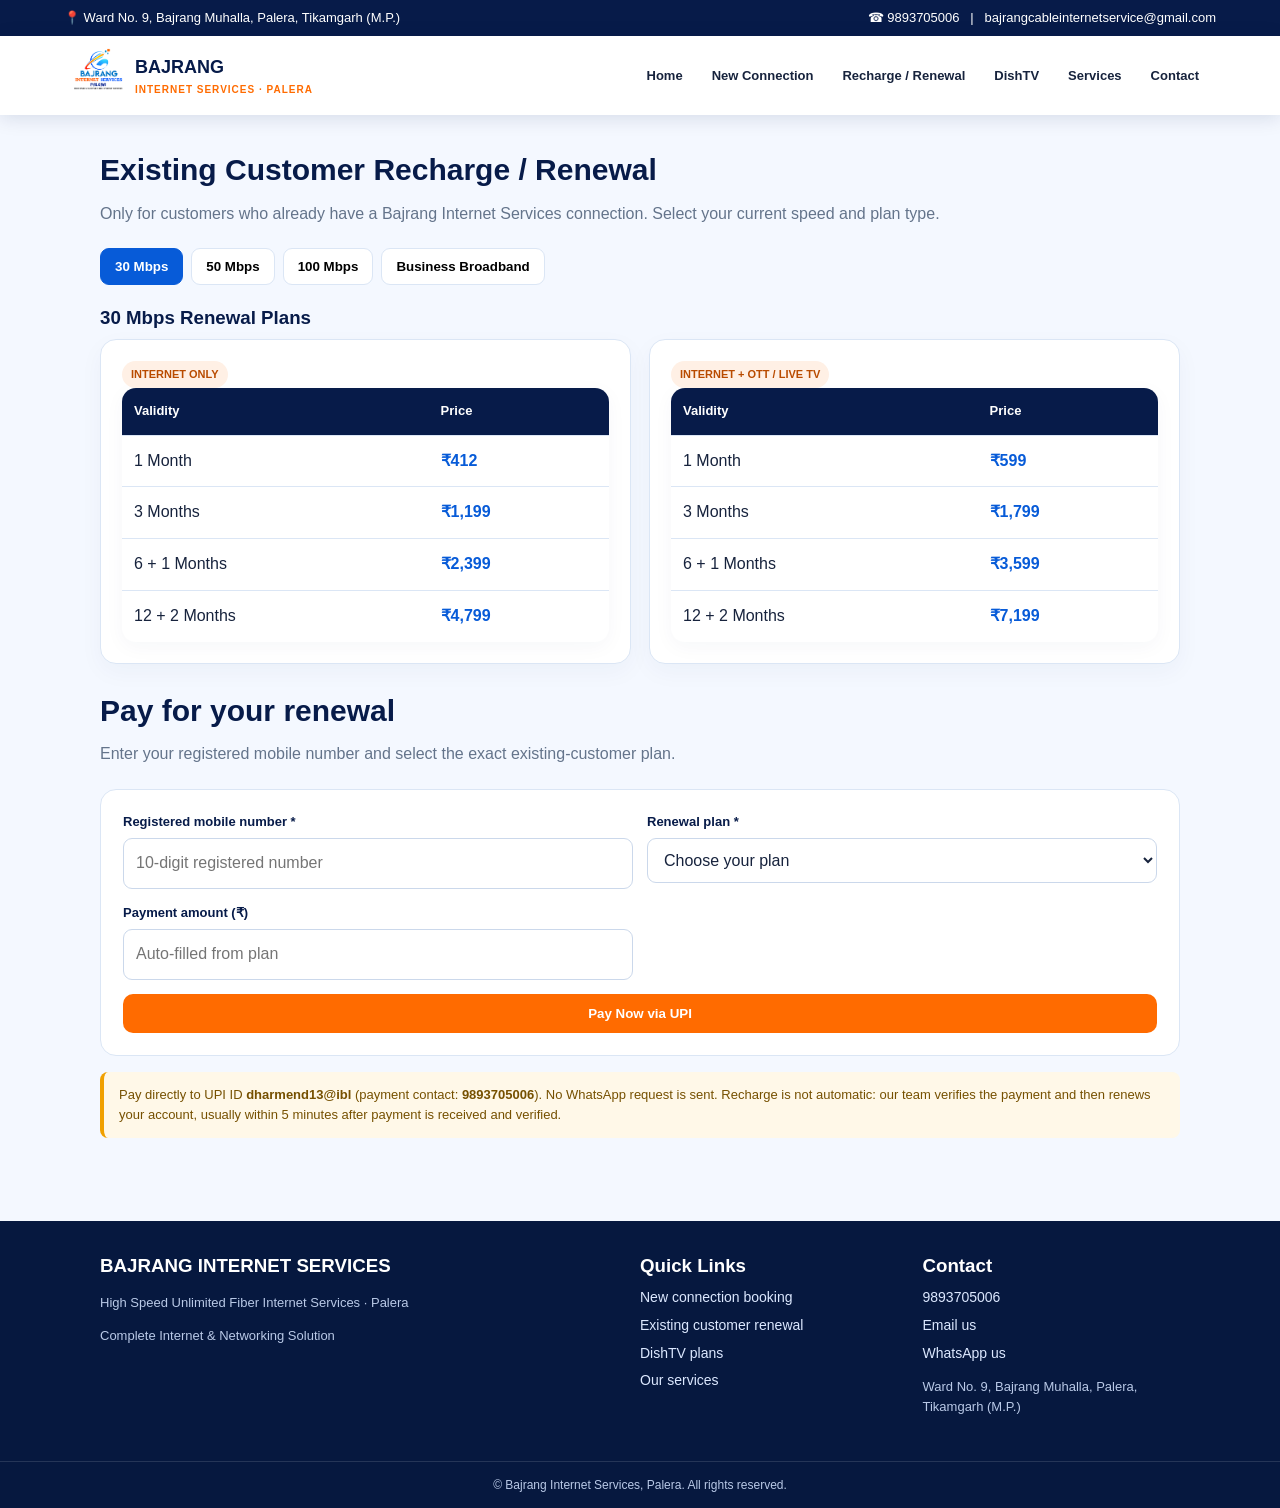
<file: renewal.html>
<!doctype html>
<html lang="en">
<head>
<meta charset="utf-8">
<meta name="viewport" content="width=device-width, initial-scale=1">
<meta name="description" content="Bajrang Internet Services Palera - fiber broadband, IPTV, OTT and satellite TV">
<title>Recharge and Renewal | Bajrang Internet Services</title>
<link rel="stylesheet" href="style.css">
<script defer src="script.js"></script>
</head>
<body>

<div class="topbar">
<span>📍 Ward No. 9, Bajrang Muhalla, Palera, Tikamgarh (M.P.)</span>
<span>☎ 9893705006 &nbsp; | &nbsp; bajrangcableinternetservice@gmail.com</span>
</div>

<header>
<div class="navwrap">
<a class="brand" href="index.html">
<img src="logo.png" alt="Bajrang logo" onerror="this.style.display='none'">
<span>BAJRANG <small>INTERNET SERVICES · PALERA</small></span>
</a>
<button class="menu-btn" onclick="toggleMenu()" aria-label="Open menu">☰</button>
<nav>
<a href="index.html">Home</a>
<a href="new-connection.html">New Connection</a>
<a href="renewal.html">Recharge / Renewal</a>
<a href="dishtv.html">DishTV</a>
<a href="services.html">Services</a>
<a href="contact.html">Contact</a>
</nav>
</div>
</header>

<main class="container">

<h2>Existing Customer Recharge / Renewal</h2>
<p class="section-intro">Only for customers who already have a Bajrang Internet Services connection. Select your current speed and plan type.</p>

<div class="tabs">
<button class="tab active" onclick="showRenew('30',this)">30 Mbps</button>
<button class="tab" onclick="showRenew('50',this)">50 Mbps</button>
<button class="tab" onclick="showRenew('100',this)">100 Mbps</button>
<button class="tab" onclick="showRenew('business',this)">Business Broadband</button>
</div>

<!-- 30 Mbps PLANS -->
<div id="renew30" class="renew-panel">
<h3>30 Mbps Renewal Plans</h3>
<div class="grid two">
<div class="card">
<span class="tag">INTERNET ONLY</span>
<table class="plan-table">
<tr><th>Validity</th><th>Price</th></tr>
<tr><td>1 Month</td><td><strong>₹412</strong></td></tr>
<tr><td>3 Months</td><td><strong>₹1,199</strong></td></tr>
<tr><td>6 + 1 Months</td><td><strong>₹2,399</strong></td></tr>
<tr><td>12 + 2 Months</td><td><strong>₹4,799</strong></td></tr>
</table>
</div>
<div class="card">
<span class="tag">INTERNET + OTT / LIVE TV</span>
<table class="plan-table">
<tr><th>Validity</th><th>Price</th></tr>
<tr><td>1 Month</td><td><strong>₹599</strong></td></tr>
<tr><td>3 Months</td><td><strong>₹1,799</strong></td></tr>
<tr><td>6 + 1 Months</td><td><strong>₹3,599</strong></td></tr>
<tr><td>12 + 2 Months</td><td><strong>₹7,199</strong></td></tr>
</table>
</div>
</div>
</div>

<!-- 50 Mbps PLANS -->
<div id="renew50" class="renew-panel hidden">
<h3>50 Mbps Renewal Plans</h3>
<div class="grid two">
<div class="card">
<span class="tag">INTERNET ONLY</span>
<table class="plan-table">
<tr><th>Validity</th><th>Price</th></tr>
<tr><td>1 Month</td><td><strong>₹599</strong></td></tr>
<tr><td>3 Months</td><td><strong>₹1,799</strong></td></tr>
<tr><td>6 + 1 Months</td><td><strong>₹3,599</strong></td></tr>
<tr><td>12 + 2 Months</td><td><strong>₹7,199</strong></td></tr>
</table>
</div>
<div class="card">
<span class="tag">INTERNET + OTT / LIVE TV</span>
<table class="plan-table">
<tr><th>Validity</th><th>Price</th></tr>
<tr><td>1 Month</td><td><strong>₹799</strong></td></tr>
<tr><td>3 Months</td><td><strong>₹2,399</strong></td></tr>
<tr><td>6 + 1 Months</td><td><strong>₹4,799</strong></td></tr>
<tr><td>12 + 2 Months</td><td><strong>₹9,599</strong></td></tr>
</table>
</div>
</div>
</div>

<!-- 100 Mbps PLANS -->
<div id="renew100" class="renew-panel hidden">
<h3>100 Mbps Renewal Plans</h3>
<div class="grid two">
<div class="card">
<span class="tag">INTERNET ONLY</span>
<table class="plan-table">
<tr><th>Validity</th><th>Price</th></tr>
<tr><td>1 Month</td><td><strong>₹824</strong></td></tr>
<tr><td>3 Months</td><td><strong>₹2,399</strong></td></tr>
<tr><td>6 + 1 Months</td><td><strong>₹4,799</strong></td></tr>
<tr><td>12 + 2 Months</td><td><strong>₹9,599</strong></td></tr>
</table>
</div>
<div class="card">
<span class="tag">INTERNET + OTT / LIVE TV</span>
<table class="plan-table">
<tr><th>Validity</th><th>Price</th></tr>
<tr><td>1 Month</td><td><strong>₹1,024</strong></td></tr>
<tr><td>3 Months</td><td><strong>₹2,999</strong></td></tr>
<tr><td>6 + 1 Months</td><td><strong>₹5,999</strong></td></tr>
<tr><td>12 + 2 Months</td><td><strong>₹11,999</strong></td></tr>
</table>
</div>
</div>
</div>

<!-- BUSINESS BROADBAND PLANS -->
<div id="renewbusiness" class="renew-panel hidden">
<h3>Business Broadband Plans</h3>
<p class="section-intro">100 Mbps High-Speed Business Fiber Broadband</p>

<div class="grid two">
<div class="card">
<span class="tag">BUSINESS BROADBAND</span>
<table class="plan-table">
<tr><th>Validity</th><th>Price</th></tr>
<tr><td>1 Month</td><td><strong>₹1,499</strong></td></tr>
<tr><td>3 Months</td><td><strong>₹4,299</strong></td></tr>
<tr><td>6 Months</td><td><strong>₹8,499</strong></td></tr>
<tr><td>12 + 1 Months</td><td><strong>₹16,999</strong></td></tr>
</table>
</div>

<div class="card">
<span class="tag">BUSINESS INTERNET</span>
<h3>Built for Business</h3>
<p>100 Mbps unlimited data</p>
<p>Symmetric speed with dedicated bandwidth</p>
<p>Suitable for multiple users and devices</p>
<p>Designed for heavy usage and continuous high-speed bandwidth requirements.</p>
</div>
</div>

<p class="notice">Business Broadband plans are applicable to commercial and heavy-usage connections.</p>
</div>

<div class="spacer"></div>

<h2>Pay for your renewal</h2>
<p class="section-intro">Enter your registered mobile number and select the exact existing-customer plan.</p>

<form class="form" onsubmit="event.preventDefault();renewPlan(this)">
<div class="form-grid">

<div class="field">
<label>Registered mobile number *</label>
<input name="mobile" required inputmode="numeric" maxlength="10" placeholder="10-digit registered number">
</div>

<div class="field">
<label>Renewal plan *</label>
<select name="plan" required data-amount-select>
<option value="">Choose your plan</option>

<optgroup label="30 Mbps - Internet Only">
<option data-amount="412" value="30 Mbps Internet Only - 1 Month">1 Month · ₹412</option>
<option data-amount="1199" value="30 Mbps Internet Only - 3 Months">3 Months · ₹1,199</option>
<option data-amount="2399" value="30 Mbps Internet Only - 6+1 Months">6 + 1 Months · ₹2,399</option>
<option data-amount="4799" value="30 Mbps Internet Only - 12+2 Months">12 + 2 Months · ₹4,799</option>
</optgroup>

<optgroup label="30 Mbps - Internet + OTT / Live TV">
<option data-amount="599" value="30 Mbps Combo - 1 Month">1 Month · ₹599</option>
<option data-amount="1799" value="30 Mbps Combo - 3 Months">3 Months · ₹1,799</option>
<option data-amount="3599" value="30 Mbps Combo - 6+1 Months">6 + 1 Months · ₹3,599</option>
<option data-amount="7199" value="30 Mbps Combo - 12+2 Months">12 + 2 Months · ₹7,199</option>
</optgroup>

<optgroup label="50 Mbps - Internet Only">
<option data-amount="599" value="50 Mbps Internet Only - 1 Month">1 Month · ₹599</option>
<option data-amount="1799" value="50 Mbps Internet Only - 3 Months">3 Months · ₹1,799</option>
<option data-amount="3599" value="50 Mbps Internet Only - 6+1 Months">6 + 1 Months · ₹3,599</option>
<option data-amount="7199" value="50 Mbps Internet Only - 12+2 Months">12 + 2 Months · ₹7,199</option>
</optgroup>

<optgroup label="50 Mbps - Internet + OTT / Live TV">
<option data-amount="799" value="50 Mbps Combo - 1 Month">1 Month · ₹799</option>
<option data-amount="2399" value="50 Mbps Combo - 3 Months">3 Months · ₹2,399</option>
<option data-amount="4799" value="50 Mbps Combo - 6+1 Months">6 + 1 Months · ₹4,799</option>
<option data-amount="9599" value="50 Mbps Combo - 12+2 Months">12 + 2 Months · ₹9,599</option>
</optgroup>

<optgroup label="100 Mbps - Internet Only">
<option data-amount="824" value="100 Mbps Internet Only - 1 Month">1 Month · ₹824</option>
<option data-amount="2399" value="100 Mbps Internet Only - 3 Months">3 Months · ₹2,399</option>
<option data-amount="4799" value="100 Mbps Internet Only - 6+1 Months">6 + 1 Months · ₹4,799</option>
<option data-amount="9599" value="100 Mbps Internet Only - 12+2 Months">12 + 2 Months · ₹9,599</option>
</optgroup>

<optgroup label="100 Mbps - Internet + OTT / Live TV">
<option data-amount="1024" value="100 Mbps Combo - 1 Month">1 Month · ₹1,024</option>
<option data-amount="2999" value="100 Mbps Combo - 3 Months">3 Months · ₹2,999</option>
<option data-amount="5999" value="100 Mbps Combo - 6+1 Months">6 + 1 Months · ₹5,999</option>
<option data-amount="11999" value="100 Mbps Combo - 12+2 Months">12 + 2 Months · ₹11,999</option>
</optgroup>

<optgroup label="Business Broadband - 100 Mbps">
<option data-amount="1499" value="Business Broadband 100 Mbps - 1 Month">1 Month · ₹1,499</option>
<option data-amount="4299" value="Business Broadband 100 Mbps - 3 Months">3 Months · ₹4,299</option>
<option data-amount="8499" value="Business Broadband 100 Mbps - 6 Months">6 Months · ₹8,499</option>
<option data-amount="16999" value="Business Broadband 100 Mbps - 12+1 Months">12 + 1 Months · ₹16,999</option>
</optgroup>

</select>
</div>

<div class="field">
<label>Payment amount (₹)</label>
<input name="amount" readonly placeholder="Auto-filled from plan">
</div>

<div class="field full">
<button class="btn" type="submit">Pay Now via UPI</button>
</div>

</div>
</form>

<div class="notice">
Pay directly to UPI ID <strong>dharmend13@ibl</strong>
(payment contact: <strong>9893705006</strong>).
No WhatsApp request is sent. Recharge is not automatic: our team verifies the payment and then renews your account, usually within 5 minutes after payment is received and verified.
</div>

</main>

<script>
function showRenew(speed,btn){
document.querySelectorAll('.renew-panel').forEach(x=>x.classList.add('hidden'));
document.getElementById('renew'+speed).classList.remove('hidden');
document.querySelectorAll('.tabs .tab').forEach(x=>x.classList.remove('active'));
btn.classList.add('active');
}
</script>

<footer>
<div class="footer-inner">
<div>
<h3>BAJRANG INTERNET SERVICES</h3>
<p>High Speed Unlimited Fiber Internet Services · Palera</p>
<p>Complete Internet & Networking Solution</p>
</div>

<div>
<h3>Quick Links</h3>
<a href="new-connection.html">New connection booking</a>
<a href="renewal.html">Existing customer renewal</a>
<a href="dishtv.html">DishTV plans</a>
<a href="services.html">Our services</a>
</div>

<div>
<h3>Contact</h3>
<a href="tel:9893705006">9893705006</a>
<a href="mailto:bajrangcableinternetservice@gmail.com">Email us</a>
<a href="https://wa.me/919893705006">WhatsApp us</a>
<p>Ward No. 9, Bajrang Muhalla, Palera, Tikamgarh (M.P.)</p>
</div>
</div>

<div class="copyright">© Bajrang Internet Services, Palera. All rights reserved.</div>
</footer>

</body>
</html>
</file>
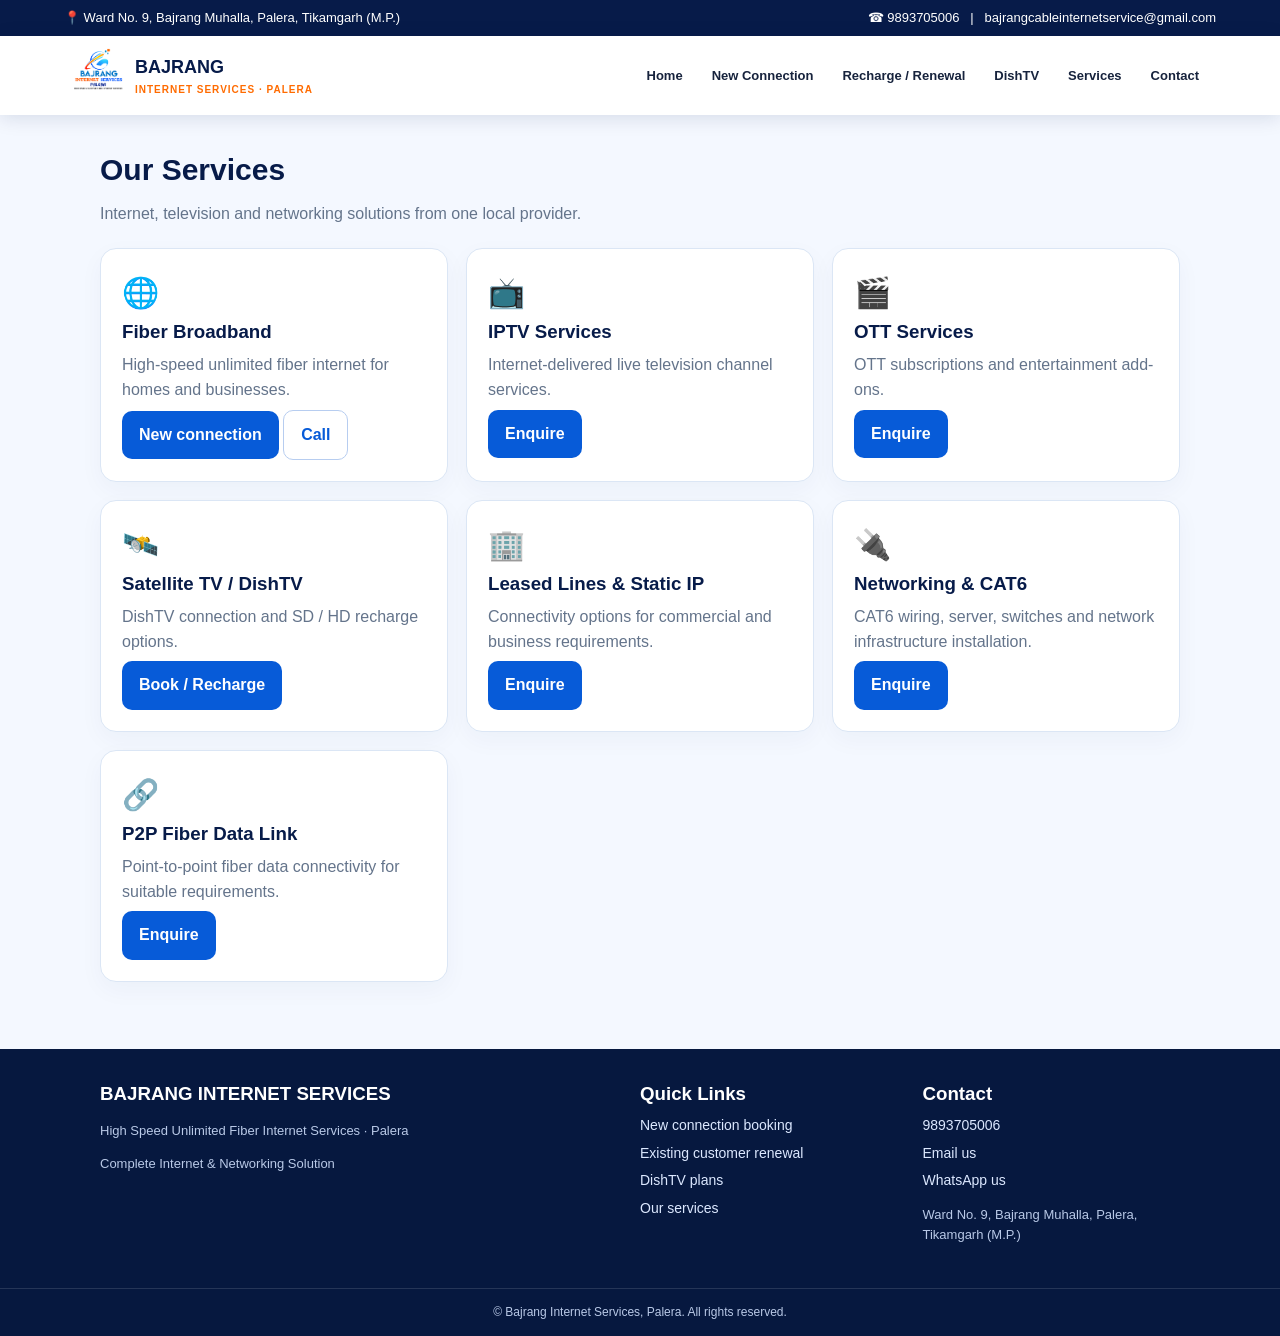
<file: services.html>
<!doctype html><html lang="en"><head><meta charset="utf-8"><meta name="viewport" content="width=device-width, initial-scale=1"><meta name="description" content="Bajrang Internet Services Palera - fiber broadband, IPTV, OTT and satellite TV"><title>Our Services | Bajrang Internet Services</title><link rel="stylesheet" href="style.css"><script defer src="script.js"></script></head><body>
<div class="topbar"><span>📍 Ward No. 9, Bajrang Muhalla, Palera, Tikamgarh (M.P.)</span><span>☎ 9893705006 &nbsp; | &nbsp; bajrangcableinternetservice@gmail.com</span></div>
<header><div class="navwrap"><a class="brand" href="index.html"><img src="logo.png" alt="Bajrang logo" onerror="this.style.display='none'"><span>BAJRANG <small>INTERNET SERVICES · PALERA</small></span></a><button class="menu-btn" onclick="toggleMenu()" aria-label="Open menu">☰</button><nav>
<a href="index.html">Home</a><a href="new-connection.html">New Connection</a><a href="renewal.html">Recharge / Renewal</a><a href="dishtv.html">DishTV</a><a href="services.html">Services</a><a href="contact.html">Contact</a></nav></div></header>

<main class="container"><h2>Our Services</h2><p class="section-intro">Internet, television and networking solutions from one local provider.</p><div class="grid">
<div class="card service-card"><div class="service-icon">🌐</div><h3>Fiber Broadband</h3><p>High-speed unlimited fiber internet for homes and businesses.</p><a class="btn blue" href="new-connection.html">New connection</a> <a class="btn outline" href="tel:9893705006">Call</a></div>
<div class="card service-card"><div class="service-icon">📺</div><h3>IPTV Services</h3><p>Internet-delivered live television channel services.</p><a class="btn blue" href="https://wa.me/919893705006?text=I%20want%20to%20enquire%20about%20IPTV">Enquire</a></div>
<div class="card service-card"><div class="service-icon">🎬</div><h3>OTT Services</h3><p>OTT subscriptions and entertainment add-ons.</p><a class="btn blue" href="https://wa.me/919893705006?text=I%20want%20to%20enquire%20about%20OTT">Enquire</a></div>
<div class="card service-card"><div class="service-icon">🛰️</div><h3>Satellite TV / DishTV</h3><p>DishTV connection and SD / HD recharge options.</p><a class="btn blue" href="dishtv.html">Book / Recharge</a></div>
<div class="card service-card"><div class="service-icon">🏢</div><h3>Leased Lines & Static IP</h3><p>Connectivity options for commercial and business requirements.</p><a class="btn blue" href="https://wa.me/919893705006?text=I%20want%20to%20enquire%20about%20leased%20lines%20and%20static%20IP">Enquire</a></div>
<div class="card service-card"><div class="service-icon">🔌</div><h3>Networking & CAT6</h3><p>CAT6 wiring, server, switches and network infrastructure installation.</p><a class="btn blue" href="https://wa.me/919893705006?text=I%20want%20to%20enquire%20about%20networking%20installation">Enquire</a></div>
<div class="card service-card"><div class="service-icon">🔗</div><h3>P2P Fiber Data Link</h3><p>Point-to-point fiber data connectivity for suitable requirements.</p><a class="btn blue" href="https://wa.me/919893705006?text=I%20want%20to%20enquire%20about%20P2P%20fiber%20data%20link">Enquire</a></div>
</div></main>

<footer><div class="footer-inner"><div><h3>BAJRANG INTERNET SERVICES</h3><p>High Speed Unlimited Fiber Internet Services · Palera</p><p>Complete Internet & Networking Solution</p></div><div><h3>Quick Links</h3><a href="new-connection.html">New connection booking</a><a href="renewal.html">Existing customer renewal</a><a href="dishtv.html">DishTV plans</a><a href="services.html">Our services</a></div><div><h3>Contact</h3><a href="tel:9893705006">9893705006</a><a href="mailto:bajrangcableinternetservice@gmail.com">Email us</a><a href="https://wa.me/919893705006">WhatsApp us</a><p>Ward No. 9, Bajrang Muhalla, Palera, Tikamgarh (M.P.)</p></div></div><div class="copyright">© Bajrang Internet Services, Palera. All rights reserved.</div></footer>
</body></html>
</file>
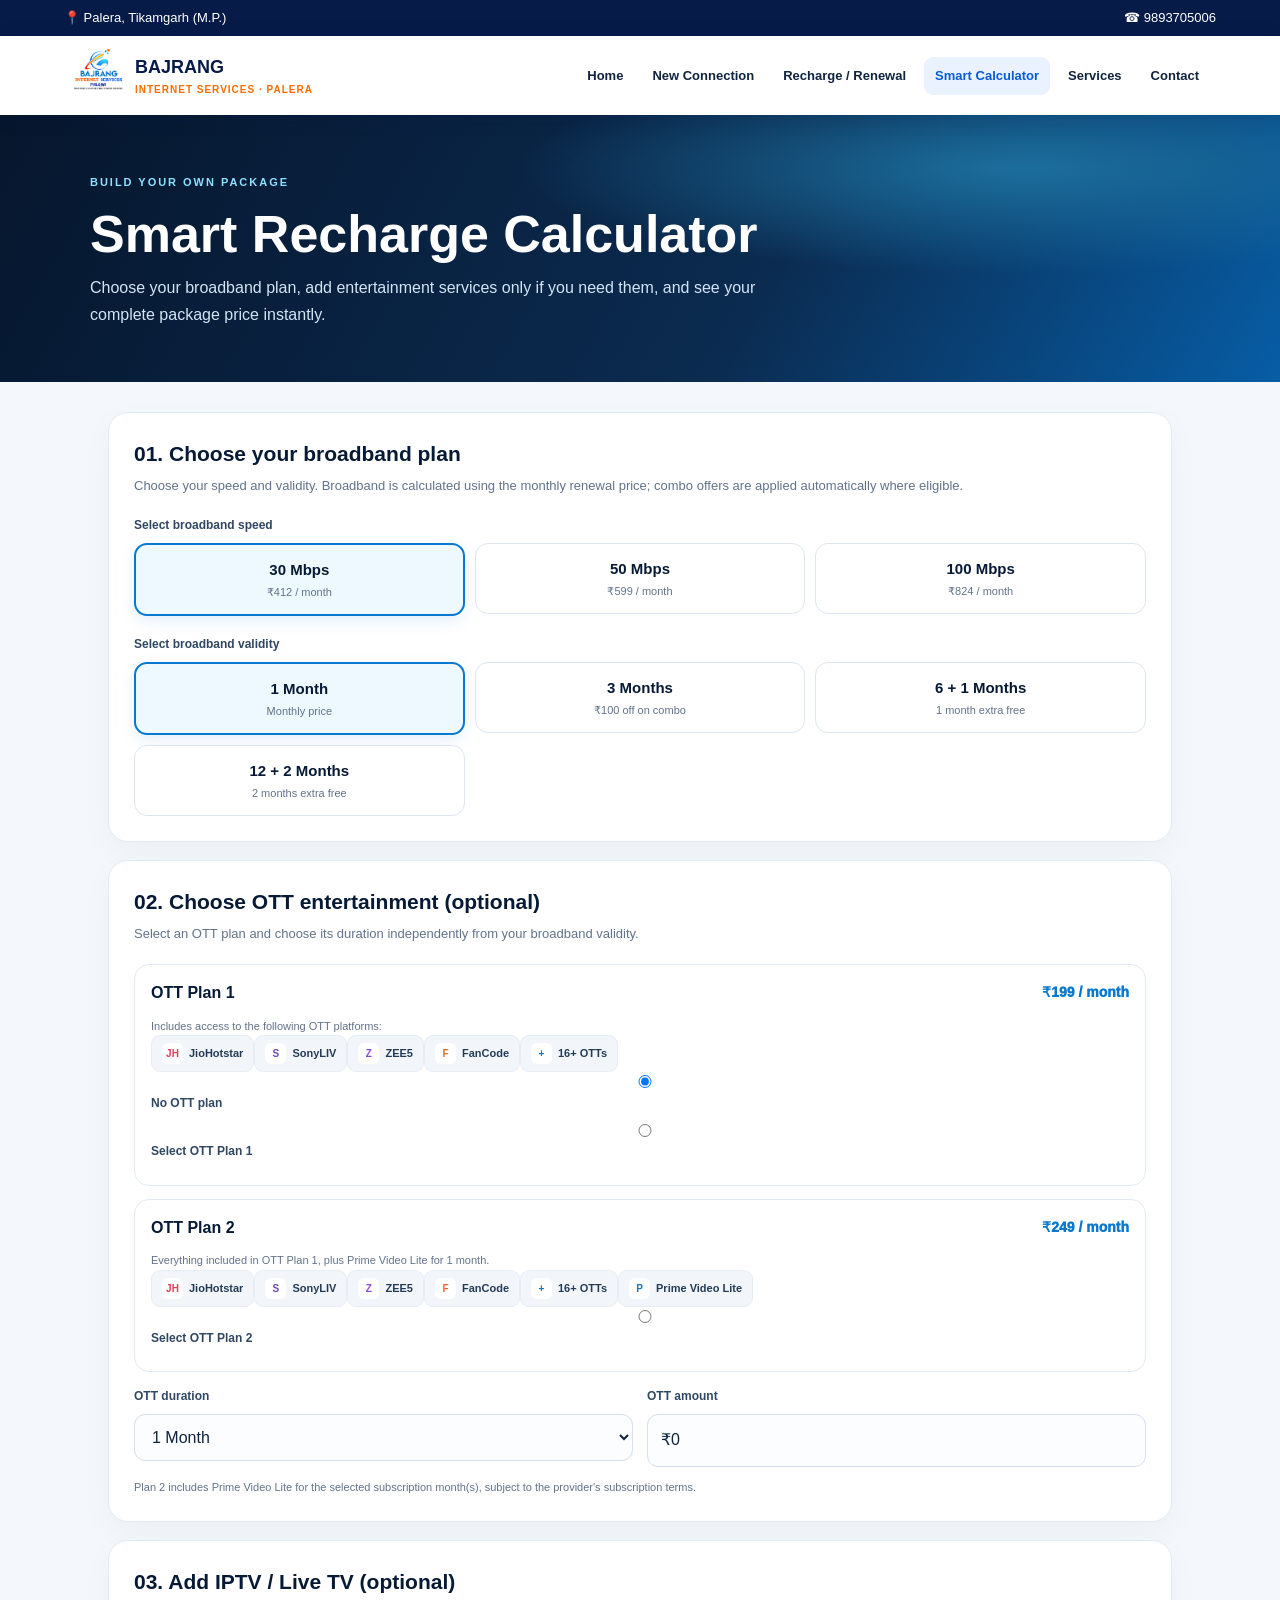
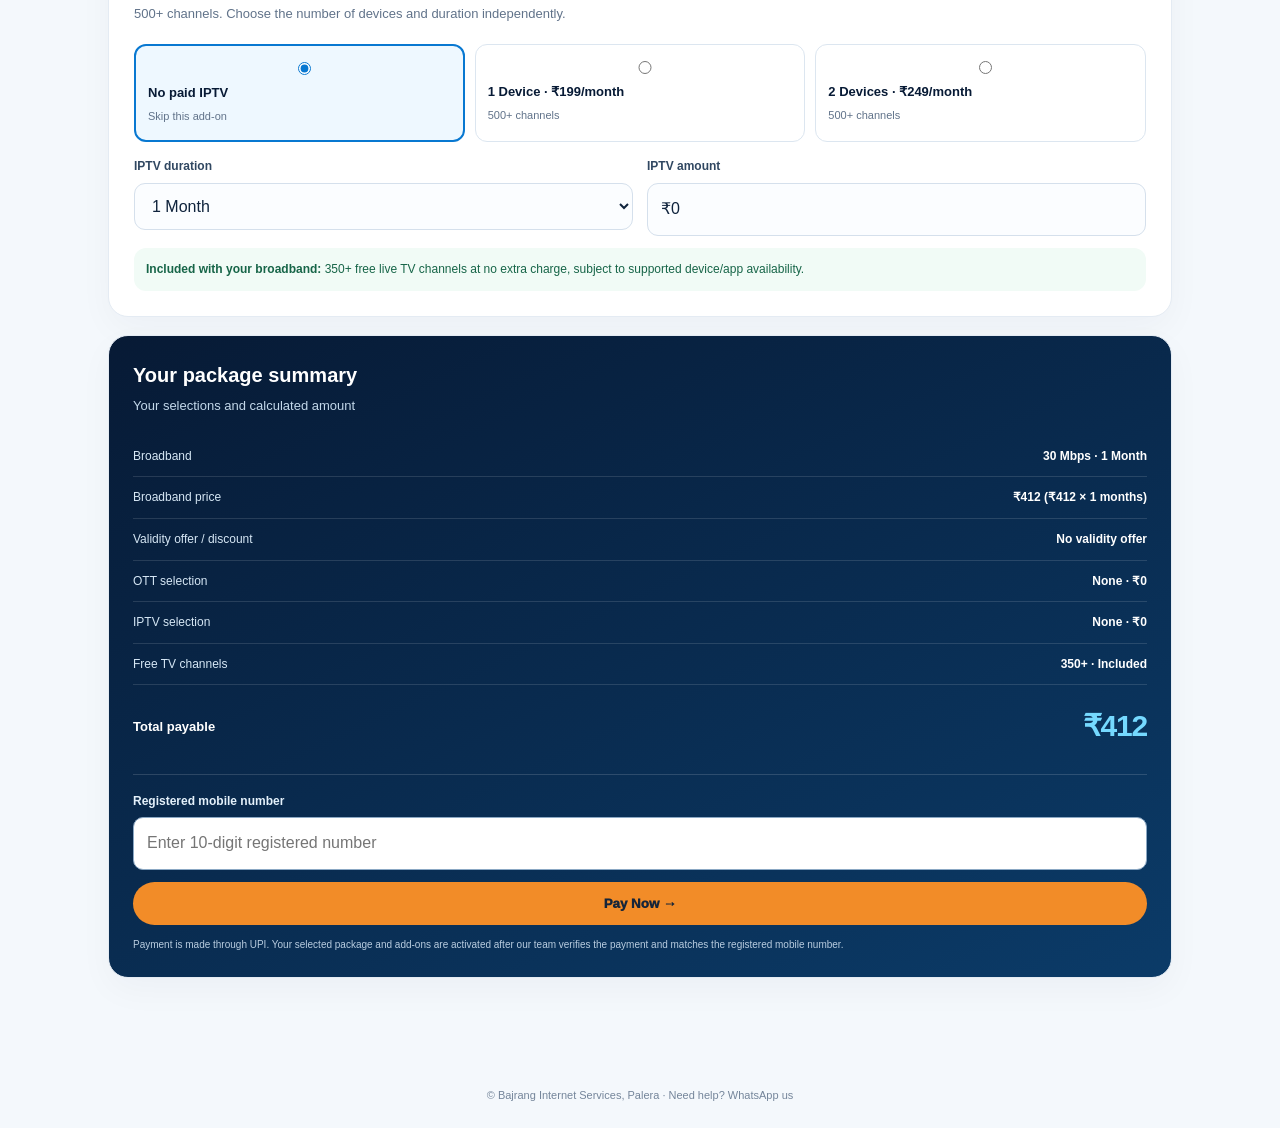
<file: smart-calculator.html>
<!doctype html>
<html lang="en">
<head>
<meta charset="utf-8"><meta name="viewport" content="width=device-width,initial-scale=1">
<meta name="theme-color" content="#071a35">
<meta name="description" content="Build your own Bajrang Internet broadband and entertainment package with our Smart Recharge Calculator.">
<title>Smart Recharge Calculator | Bajrang Internet Services</title>
<link rel="stylesheet" href="style.css">
<style>
:root{--sn:#071a35;--sb:#0878d1;--so:#f28c28;--sm:#61738a;--sl:#e4ebf3}
body{background:#f4f8fc;color:#10243d}.calc-hero{background:radial-gradient(ellipse at 80% 20%,#1c6e9c 0,transparent 35%),linear-gradient(120deg,#06162d,#0b2b50 60%,#075da5);color:#fff;padding:54px 20px}.calc-hero>div{max-width:1100px;margin:auto}.eyebrow{color:#8fe0ff;font-size:11px;font-weight:900;letter-spacing:.18em}.calc-hero h1{font-size:clamp(32px,5vw,52px);line-height:1.08;margin:12px 0;color:#fff}.calc-hero p{color:#d2e5f5;max-width:680px;margin:0;line-height:1.7}.calc-wrap{max-width:1100px;margin:30px auto;padding:0 18px 55px}.calc-layout{display:grid;grid-template-columns:1fr;gap:22px;align-items:start}.calc-panel,.summary{background:#fff;border:1px solid var(--sl);border-radius:20px;box-shadow:0 12px 35px #071a3509}.calc-panel{padding:25px;margin-bottom:18px}.calc-panel h2{font-size:21px;color:var(--sn);margin:0 0 5px}.sub{color:var(--sm);font-size:13px;margin:0 0 20px}.field-label{display:block;color:#304761;font-size:12px;font-weight:850;margin:0 0 8px}.calc-select,.calc-input{width:100%;border:1px solid #d5e0ec;border-radius:11px;padding:13px;background:#fbfdff;color:#10243d;font:inherit}.speed-grid,.duration-grid,.device-grid{display:grid;grid-template-columns:repeat(3,1fr);gap:10px}.choice{position:relative}.choice input{position:absolute;opacity:0;pointer-events:none}.choice label{display:block;border:1px solid #dce6f0;border-radius:13px;padding:13px;text-align:center;cursor:pointer;background:#fff}.choice input:checked+label{border:2px solid var(--sb);background:#eef8ff;box-shadow:0 5px 15px #0878d11c}.choice strong{display:block;color:var(--sn);font-size:15px}.choice small{display:block;color:var(--sm);font-size:11px;margin-top:3px}.calc-row{display:grid;grid-template-columns:1fr 1fr;gap:14px}.addon-card{border:1px solid #e3eaf2;border-radius:15px;padding:16px;margin-top:13px}.addon-head{display:flex;justify-content:space-between;gap:10px;align-items:center}.addon-head h3{font-size:16px;color:var(--sn);margin:0}.price-tag{font-size:14px;font-weight:950;color:var(--sb);white-space:nowrap}.brand
-logos{display:flex;flex-wrap:wrap;gap:8px;margin:13px 0}.brand-logo{display:inline-flex;align-items:center;gap:6px;padding:7px 10px;border-radius:9px;background:#f2f6fb;border:1px solid #e7edf4;font-size:11px;font-weight:900;color:#243b56}.brand-logo i{display:inline-grid;place-items:center;width:21px;height:21px;border-radius:6px;background:#fff;color:#0878d1;font-style:normal;font-size:10px}.brand-logo.hot i{color:#e13c59}.brand-logo.sony i{color:#6b45b7}.brand-logo.zee i{color:#8b4bd3}.brand-logo.fan i{color:#ed6b2e}.brand-logo.prime i{color:#0878d1}.device-grid{grid-template-columns:repeat(3,1fr)}.device-choice{border:1px solid #dce6f0;border-radius:12px;padding:12px;cursor:pointer}.device-choice:has(input:checked){border:2px solid var(--sb);background:#eef8ff}.device-choice input{accent-color:var(--sb)}.device-choice b{display:block;color:var(--sn);font-size:13px}.device-choice small{color:var(--sm);font-size:11px}.summary{position:static;order:initial;padding:24px;background:linear-gradient(155deg,#071a35,#0b3b68);color:#fff}.summary h2{font-size:20px;color:#fff;margin:0 0 5px}.summary .sub{color:#c3d8ea}.summary-line{display:flex;justify-content:space-between;gap:12px;padding:11px 0;border-bottom:1px solid #ffffff20;font-size:12px;color:#d6e7f5}.summary-line strong{color:#fff;text-align:right}.total{display:flex;justify-content:space-between;align-items:center;padding:18px 0 12px;font-size:13px;font-weight:800}.total strong{font-size:30px;color:#75d9ff;letter-spacing:-.04em}.pay-area{border-top:1px solid #ffffff25;margin-top:12px;padding-top:17px}.pay-area label{display:block;color:#e4f1fb;font-size:12px;font-weight:800;margin-bottom:7px}.pay-area input{width:100%;border:1px solid #8ba8c4;background:#fff;border-radius:10px;padding:13px;font:inherit}.pay-btn{width:100%;border:0;border-radius:999px;background:var(--so);color:#15253a;font-weight:950;padding:14px;margin-top:12px;cursor:pointer}.pay-btn:hover{background:#ffa646}.pay-note{font-size:10px;line-height:1.6;color:#b9cde0;margin:12px 0 0}.included{bo
rder:1px solid #cfe8dd;background:#f1fbf6;border-radius:12px;padding:12px;color:#176548;font-size:12px;margin-top:12px}.muted-note{font-size:11px;color:var(--sm);line-height:1.6;margin:12px 0 0}.footer-mini{text-align:center;color:#74859a;font-size:11px;padding:24px}
@media(max-width:820px){.calc-layout{grid-template-columns:1fr}.summary{position:static;order:initial}.calc-wrap{margin-top:18px}}
@media(max-width:520px){.calc-panel{padding:18px}.speed-grid,.duration-grid{grid-template-columns:1fr 1fr}.device-grid{grid-template-columns:1fr}.calc-row{grid-template-columns:1fr}.calc-hero{padding:42px 18px}.addon-head{align-items:flex-start}.summary{padding:20px}}
</style>
</head>
<body>
<div class="topbar"><span>📍 Palera, Tikamgarh (M.P.)</span><span>☎ <a href="tel:9893705006">9893705006</a></span></div>
<header><div class="navwrap">
<a class="brand" href="index.html"><img src="logo.png" alt="Bajrang logo" onerror="this.style.display='none'"><span>BAJRANG <small>INTERNET SERVICES · PALERA</small></span></a>
<button class="menu-btn" onclick="toggleMenu()" aria-label="Open menu">☰</button>
<nav><a href="index.html">Home</a><a href="new-connection.html">New Connection</a><a href="renewal.html">Recharge / Renewal</a><a href="smart-calculator.html" class="active">Smart Calculator</a><a href="services.html">Services</a><a href="contact.html">Contact</a></nav>
</div></header>
<section class="calc-hero"><div><span class="eyebrow">BUILD YOUR OWN PACKAGE</span><h1>Smart Recharge Calculator</h1><p>Choose your broadband plan, add entertainment services only if you need them, and see your complete package price instantly.</p></div></section>
<main class="calc-wrap"><div class="calc-layout"><div>
<section class="calc-panel">
<h2>01. Choose your broadband plan</h2><p class="sub">Choose your speed and validity. Broadband is calculated using the monthly renewal price; combo offers are applied automatically where eligible.</p>
<div class="field-label">Select broadband speed</div>
<div class="speed-grid">
<div class="choice"><input type="radio" name="speed" id="s30" value="30" checked><label for="s30"><strong>30 Mbps</strong><small>₹412 / month</small></label></div>
<div class="choice"><input type="radio" name="speed" id="s50" value="50"><label for="s50"><strong>50 Mbps</strong><small>₹599 / month</small></label></div>
<div class="choice"><input type="radio" name="speed" id="s100" value="100"><label for="s100"><strong>100 Mbps</strong><small>₹824 / month</small></label></div>
</div>
<div class="field-label" style="margin-top:19px">Select broadband validity</div>
<div class="duration-grid">
<div class="choice"><input type="radio" name="validity" id="v1" value="1" checked><label for="v1"><strong>1 Month</strong><small>Monthly price</small></label></div>
<div class="choice"><input type="radio" name="validity" id="v3" value="3"><label for="v3"><strong>3 Months</strong><small>₹100 off on combo</small></label></div>
<div class="choice"><input type="radio" name="validity" id="v6" value="6"><label for="v6"><strong>6 + 1 Months</strong><small>1 month extra free</small></label></div>
<div class="choice"><input type="radio" name="validity" id="v12" value="12"><label for="v12"><strong>12 + 2 Months</strong><small>2 months extra free</small></label></div>
</div></section>
<section class="calc-panel">
<h2>02. Choose OTT entertainment (optional)</h2><p class="sub">Select an OTT plan and choose its duration independently from your broadband validity.</p>
<div class="addon-card"><div class="addon-head"><h3>OTT Plan 1</h3><span class="price-tag">₹199 / month</span></div>
<p class="muted-note">Includes access to the following OTT platforms:</p>
<div class="brand-logos"><span class="brand-logo hot"><i>JH</i>JioHotstar</span><span class="brand-logo sony"><i>S</i>SonyLIV</span><span class="brand-logo zee"><i>Z</i>ZEE5</span><span class="brand-logo fan"><i>F</i>FanCode</span><span class="brand-logo"><i>+</i>16+ OTTs</span></div>
<label class="field-label"><input type="radio" name="ott" value="0" checked> No OTT plan</label><label class="field-label"><input type="radio" name="ott" value="199"> Select OTT Plan 1</label></div>
<div class="addon-card"><div class="addon-head"><h3>OTT Plan 2</h3><span class="price-tag">₹249 / month</span></div>
<p class="muted-note">Everything included in OTT Plan 1, plus Prime Video Lite for 1 month.</p>
<div class="brand-logos"><span class="brand-logo hot"><i>JH</i>JioHotstar</span><span class="brand-logo sony"><i>S</i>SonyLIV</span><span class="brand-logo zee"><i>Z</i>ZEE5</span><span class="brand-logo fan"><i>F</i>FanCode</span><span class="brand-logo"><i>+</i>16+ OTTs</span><span class="brand-logo prime"><i>P</i>Prime Video Lite</span></div>
<label class="field-label"><input type="radio" name="ott" value="249"> Select OTT Plan 2</label></div>
<div class="calc-row" style="margin-top:15px"><div><label class="field-label" for="ottMonths">OTT duration</label><select id="ottMonths" class="calc-select"><option value="1">1 Month</option><option value="2">2 Months</option><option value="3">3 Months</option><option value="4">4 Months</option><option value="5">5 Months</option><option value="6">6 Months</option><option value="9">9 Months</option><option value="12">12 Months</option></select></div><div><label class="field-label">OTT amount</label><input class="calc-input" id="ottAmount" readonly value="₹0"></div></div>
<p class="muted-note">Plan 2 includes Prime Video Lite for the selected subscription month(s), subject to the provider's subscription terms.</p>
</section>
<section class="calc-panel">
<h2>03. Add IPTV / Live TV (optional)</h2><p class="sub">500+ channels. Choose the number of devices and duration independently.</p>
<div class="device-grid">
<label class="device-choice"><input type="radio" name="iptv" value="0" checked><b>No paid IPTV</b><small>Skip this add-on</small></label>
<label class="device-choice"><input type="radio" name="iptv" value="199"><b>1 Device · ₹199/month</b><small>500+ channels</small></label>
<label class="device-choice"><input type="radio" name="iptv" value="249"><b>2 Devices · ₹249/month</b><small>500+ channels</small></label>
</div>
<div class="calc-row" style="margin-top:15px"><div><label class="field-label" for="iptvMonths">IPTV duration</label><select id="iptvMonths" class="calc-select"><option value="1">1 Month</option><option value="2">2 Months</option><option value="3">3 Months</option><option value="4">4 Months</option><option value="5">5 Months</option><option value="6">6 Months</option><option value="9">9 Months</option><option value="12">12 Months</option></select></div><div><label class="field-label">IPTV amount</label><input class="calc-input" id="iptvAmount" readonly value="₹0"></div></div>
<div class="included"><strong>Included with your broadband:</strong> 350+ free live TV channels at no extra charge, subject to supported device/app availability.</div>
</section>
<aside class="summary"><h2>Your package summary</h2><p class="sub">Your selections and calculated amount</p>
<div class="summary-line"><span>Broadband</span><strong id="sumBroadband">30 Mbps · 1 Month</strong></div>
<div class="summary-line"><span>Broadband price</span><strong id="sumBase">₹412</strong></div>
<div class="summary-line"><span>Validity offer / discount</span><strong id="sumOffer">No validity offer</strong></div>
<div class="summary-line"><span>OTT selection</span><strong id="sumOtt">None · ₹0</strong></div>
<div class="summary-line"><span>IPTV selection</span><strong id="sumIptv">None · ₹0</strong></div>
<div class="summary-line"><span>Free TV channels</span><strong>350+ · Included</strong></div>
<div class="total"><span>Total payable</span><strong id="grandTotal">₹412</strong></div>
<div class="pay-area"><label for="registeredMobile">Registered mobile number</label><input id="registeredMobile" type="tel" inputmode="numeric" maxlength="10" placeholder="Enter 10-digit registered number" autocomplete="tel">
<button class="pay-btn" type="button" onclick="payCustomPlan()">Pay Now →</button>
<p class="pay-note">Payment is made through UPI. Your selected package and add-ons are activated after our team verifies the payment and matches the registered mobile number.</p></div></aside>
</div></div></main>
<div class="footer-mini">© Bajrang Internet Services, Palera · <a href="https://wa.me/919893705006">Need help? WhatsApp us</a></div>
<script src="script.js"></script>
<script>
(function(){
const monthlyPrices={30:412,50:599,100:824};
const $=id=>document.getElementById(id),money=n=>'₹'+Number(n).toLocaleString('en-IN');
function selected(name){return document.querySelector('input[name="'+name+'"]:checked')?.value||'0'}
function calculate(){
 const speed=selected('speed'),validity=Number(selected('validity')),monthly=monthlyPrices[speed];
 const or=Number(selected('ott')),om=Number($('ottMonths').value),ir=Number(selected('iptv')),im=Number($('iptvMonths').value);
 const oa=or*om,ia=ir*im,combo=(or>0||ir>0);
 const bothAddons=(or>0&&ir>0);
 const discount=bothAddons?(validity===1?50:(validity===3?150:0)):((validity===3&&combo)?100:0),base=monthly*validity-discount;
 const extraMonths=validity===6?1:(validity===12?2:0),total=base+oa+ia;
 $('ottAmount').value=money(oa);$('iptvAmount').value=money(ia);
 $('sumBroadband').textContent=speed+' Mbps · '+(validity===6?'6 + 1 Months':validity===12?'12 + 2 Months':validity+' Month'+(validity===1?'':'s'));$('sumBase').textContent=money(base)+' ('+money(monthly)+' × '+validity+' months)';
 $('sumOtt').textContent=or===0?'None · ₹0':(or===199?'Plan 1':'Plan 2')+' · '+om+' mo · '+money(oa);
 $('sumIptv').textContent=ir===0?'None · ₹0':(ir===199?'1 Device':'2 Devices')+' · '+im+' mo · '+money(ia);
 $('grandTotal').textContent=money(total);
 $('sumOffer').textContent=validity===1&&bothAddons?'₹50 off for OTT + IPTV combo':validity===3&&bothAddons?'₹150 off for OTT + IPTV combo':validity===3&&combo?'₹100 combo discount applied':validity===3?'₹100 discount available with OTT/IPTV combo':validity===6?'1 extra broadband month free (7 months total)':validity===12?'2 extra broadband months free (14 months total)':'No validity offer';
 window.currentCustomPlan={speed,validity,monthly,base,discount,extraMonths,bothAddons,ottRate:or,ottMonths:om,ott:oa,iptvRate:ir,iptvMonths:im,iptv:ia,total};
}
window.payCustomPlan=function(){
 const mobile=$('registeredMobile').value.trim();
 if(!/^[6-9]\d{9}$/.test(mobile)){alert('Please enter a valid 10-digit registered Indian mobile number.');$('registeredMobile').focus();return;}
 calculate();const p=window.currentCustomPlan;
 const note='Custom package '+p.speed+'Mbps '+p.validity+' paid months'+(p.extraMonths?' + '+p.extraMonths+' free months':'')+' - '+mobile+' - total '+p.total;
 if(typeof showPaymentOptions!=='function'){alert('Payment service is unavailable. Please contact Bajrang on 9893705006.');return;}
 if(confirm('Proceed to pay '+money(p.total)+'?\\nRegistered mobile: '+mobile+'\\nBroadband: '+p.speed+' Mbps / '+p.validity+' months\\nOTT: '+(p.ottRate===0?'None':(p.ottRate===199?'Plan 1':'Plan 2')+' / '+p.ottMonths+' months')+'\\nIPTV: '+(p.iptvRate===0?'None':(p.iptvRate===199?'1 device':'2 devices')+' / '+p.iptvMonths+' months')+'\\n\\nActivation follows payment verification.')){
   showPaymentOptions(p.total,note);
 }
};
document.querySelectorAll('input[name="speed"],input[name="validity"],input[name="ott"],input[name="iptv"]').forEach(x=>x.addEventListener('change',calculate));
$('ottMonths').addEventListener('change',calculate);$('iptvMonths').addEventListener('change',calculate);calculate();
})();
</script>
</body></html>
</file>
<file: style.css>
:root{--navy:#071b49;--blue:#075bd8;--orange:#ff6b00;--cyan:#18b9e8;--ink:#17233d;--muted:#64748b;--bg:#f4f8ff;--card:#fff;--line:#dbe6f5;--green:#07854a}
*{box-sizing:border-box}html{scroll-behavior:smooth}body{margin:0;font-family:Arial,Helvetica,sans-serif;color:var(--ink);background:var(--bg);line-height:1.55}
a{color:inherit;text-decoration:none}.topbar{background:var(--navy);color:#fff;padding:8px 5%;font-size:13px;display:flex;justify-content:space-between;gap:12px;flex-wrap:wrap}
header{background:#fff;position:sticky;top:0;z-index:20;box-shadow:0 3px 18px #061b4920}.navwrap{max-width:1180px;margin:auto;padding:12px 20px;display:flex;align-items:center;justify-content:space-between;gap:16px}
.brand{display:flex;align-items:center;gap:10px;font-weight:900;color:var(--navy);font-size:18px}.brand img{width:55px;height:55px;object-fit:contain}.brand small{display:block;color:var(--orange);font-size:10px;letter-spacing:1px}
nav{display:flex;gap:7px;align-items:center;flex-wrap:wrap}nav a{font-size:13px;font-weight:700;padding:9px 11px;border-radius:9px}nav a:hover,nav a.active{background:#eaf2ff;color:var(--blue)}
.menu-btn{display:none;border:0;background:var(--navy);color:#fff;padding:10px 13px;border-radius:8px;font-size:18px}
.container{max-width:1120px;margin:auto;padding:32px 20px}.hero{background:linear-gradient(120deg,#061b4d,#075bd8 68%,#11a9db);color:#fff;padding:58px 22px;border-radius:22px;overflow:hidden;position:relative}
.hero-inner{max-width:1120px;margin:auto}.eyebrow{color:#ffe18a;font-weight:800;letter-spacing:2px;text-transform:uppercase;font-size:12px}.hero h1{font-size:clamp(32px,5vw,54px);line-height:1.08;margin:12px 0}.hero p{max-width:680px;color:#e4efff;font-size:17px}.hero-actions{display:flex;gap:12px;flex-wrap:wrap;margin-top:24px}
.btn{display:inline-flex;justify-content:center;align-items:center;gap:8px;border:0;border-radius:10px;padding:12px 17px;font-weight:800;cursor:pointer;background:var(--orange);color:#fff}.btn.secondary{background:#fff;color:var(--navy)}.btn.blue{background:var(--blue)}.btn.outline{background:transparent;border:1px solid #b7cdf0;color:var(--blue)}
h2{color:var(--navy);font-size:30px;margin:0 0 8px}h3{color:var(--navy);margin:0 0 7px}.section-intro{color:var(--muted);margin:0 0 22px}.grid{display:grid;grid-template-columns:repeat(3,1fr);gap:18px}.grid.two{grid-template-columns:repeat(2,1fr)}.card{background:var(--card);border:1px solid var(--line);border-radius:16px;padding:21px;box-shadow:0 8px 25px #0a34700a}.card p{color:var(--muted);margin:7px 0}.price{font-size:28px;font-weight:900;color:var(--blue)}.price small{font-size:13px;color:var(--muted);font-weight:600}.tag{display:inline-block;background:#fff0e5;color:#b94b00;padding:5px 9px;border-radius:99px;font-size:11px;font-weight:900}.features{padding-left:19px;color:var(--muted)}.features li{margin:5px 0}
.plan-table{width:100%;border-collapse:collapse;background:#fff;border-radius:14px;overflow:hidden;box-shadow:0 5px 20px #0a34700a}.plan-table th,.plan-table td{padding:13px 12px;text-align:left;border-bottom:1px solid var(--line)}.plan-table th{background:var(--navy);color:#fff;font-size:13px}.plan-table tr:last-child td{border-bottom:0}.plan-table td strong{color:var(--blue)}
.tabs{display:flex;gap:8px;flex-wrap:wrap;margin:18px 0}.tab{border:1px solid var(--line);background:#fff;padding:10px 14px;border-radius:9px;font-weight:800;cursor:pointer}.tab.active{background:var(--blue);color:#fff;border-color:var(--blue)}
.form{background:#fff;border:1px solid var(--line);padding:22px;border-radius:16px}.form-grid{display:grid;grid-template-columns:repeat(2,1fr);gap:14px}.field{display:flex;flex-direction:column;gap:6px}.field.full{grid-column:1/-1}.field label{font-size:13px;font-weight:800;color:var(--navy)}input,select,textarea{width:100%;border:1px solid #cbd8eb;border-radius:9px;padding:12px;font:inherit;background:#fff;color:var(--ink)}input:focus,select:focus,textarea:focus{outline:2px solid #8bb8ff;border-color:var(--blue)}.hint{font-size:12px;color:var(--muted)}.notice{background:#fff8e8;border-left:4px solid #f0a000;padding:13px 15px;border-radius:8px;color:#765000;font-size:13px;margin:16px 0}
.service-icon{font-size:30px}.service-card{min-height:190px}.cta{background:#e8f2ff;border:1px solid #c9ddfa;padding:22px;border-radius:16px;display:flex;align-items:center;justify-content:space-between;gap:16px;flex-wrap:wrap}
footer{background:#06183f;color:#dce8ff;margin-top:35px}.footer-inner{max-width:1120px;margin:auto;padding:30px 20px;display:grid;grid-template-columns:2fr 1fr 1fr;gap:25px}footer h3{color:#fff}footer a{display:block;margin:6px 0;color:#dce8ff;font-size:14px}footer p{font-size:13px;color:#b9c9e7}.copyright{text-align:center;border-top:1px solid #ffffff20;padding:14px;font-size:12px;color:#b9c9e7}
.hidden{display:none!important}.muted{color:var(--muted)}.center{text-align:center}.spacer{height:24px}
@media(max-width:850px){.grid{grid-template-columns:repeat(2,1fr)}nav{display:none;position:absolute;top:100%;left:0;right:0;background:#fff;padding:12px 20px;box-shadow:0 8px 14px #061b4920;flex-direction:column;align-items:stretch}nav.open{display:flex}.menu-btn{display:block}.navwrap{position:relative}.footer-inner{grid-template-columns:1fr 1fr}}
@media(max-width:600px){.grid,.grid.two,.form-grid{grid-template-columns:1fr}.hero{border-radius:0;padding:42px 20px}.container{padding:25px 15px}.plan-table{font-size:13px}.plan-table th,.plan-table td{padding:10px 7px}.footer-inner{grid-template-columns:1fr}.brand{font-size:15px}.brand img{width:45px;height:45px}}
</file>
